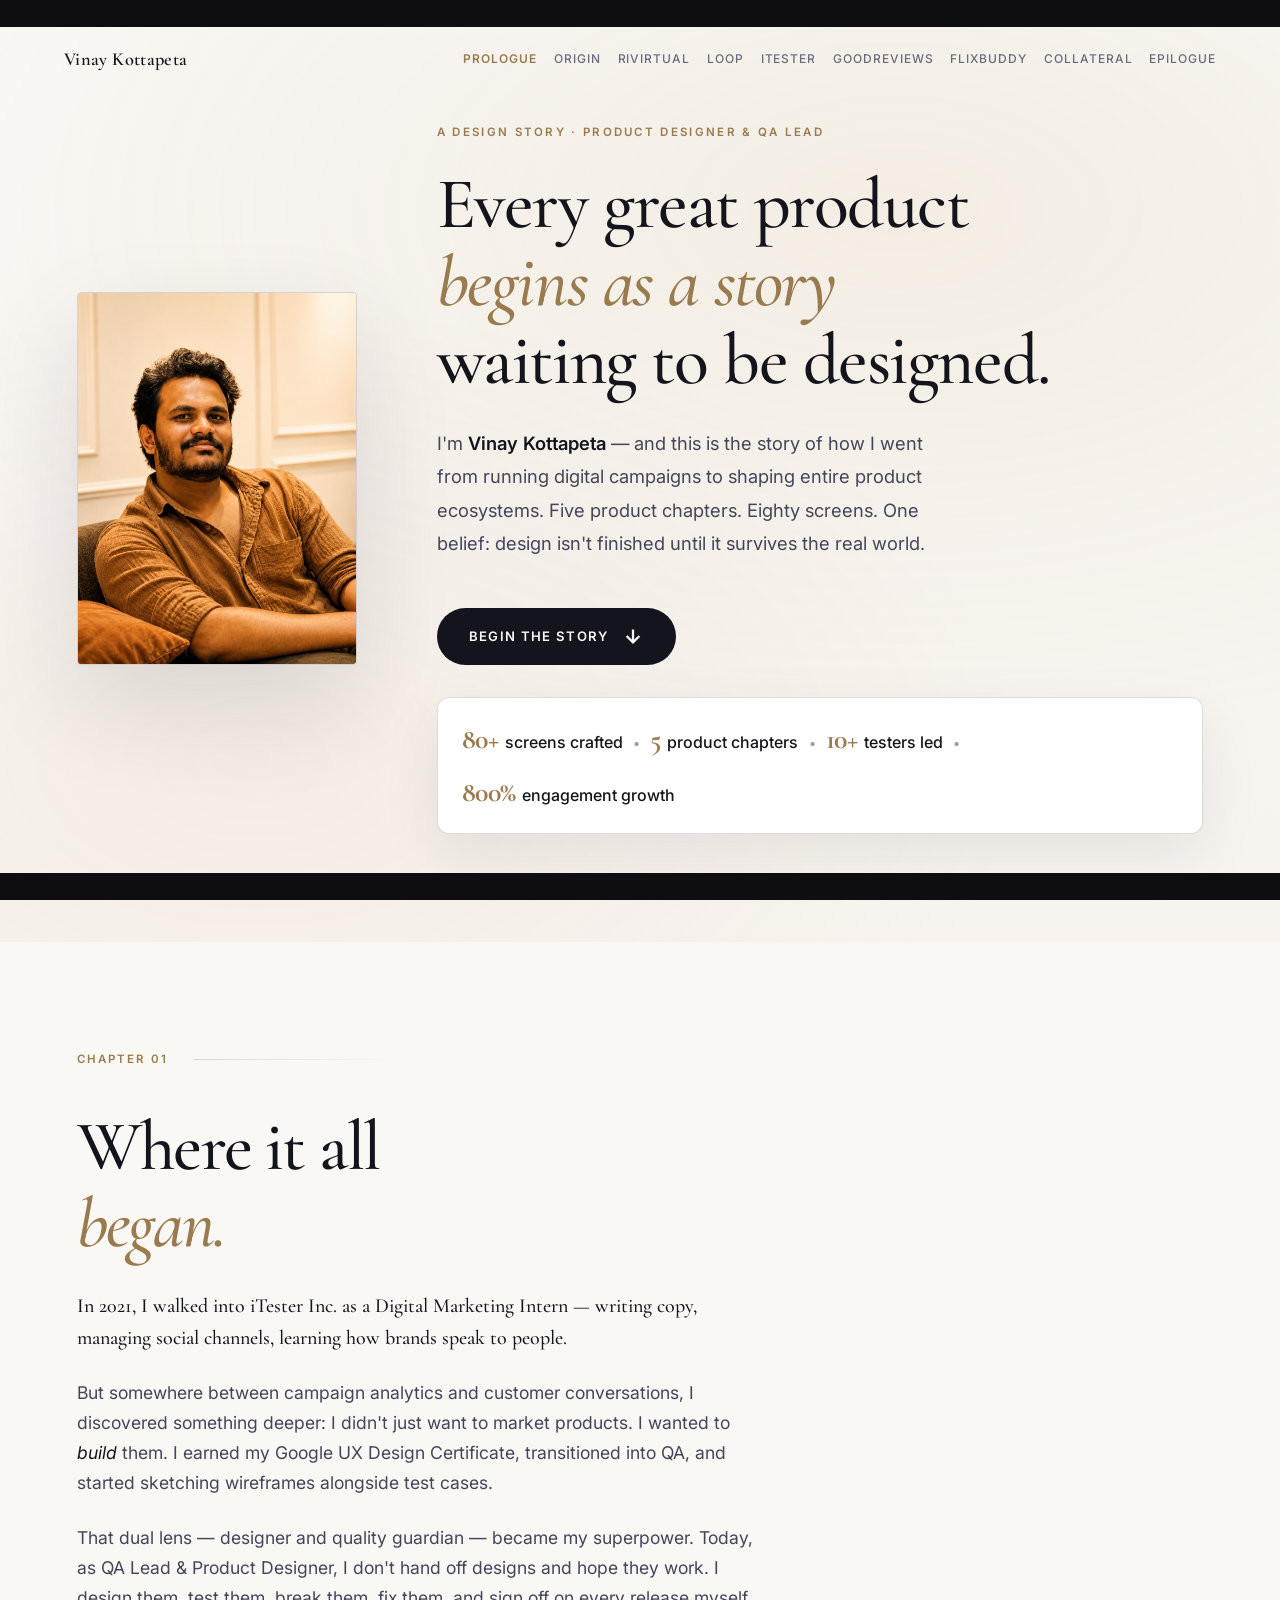
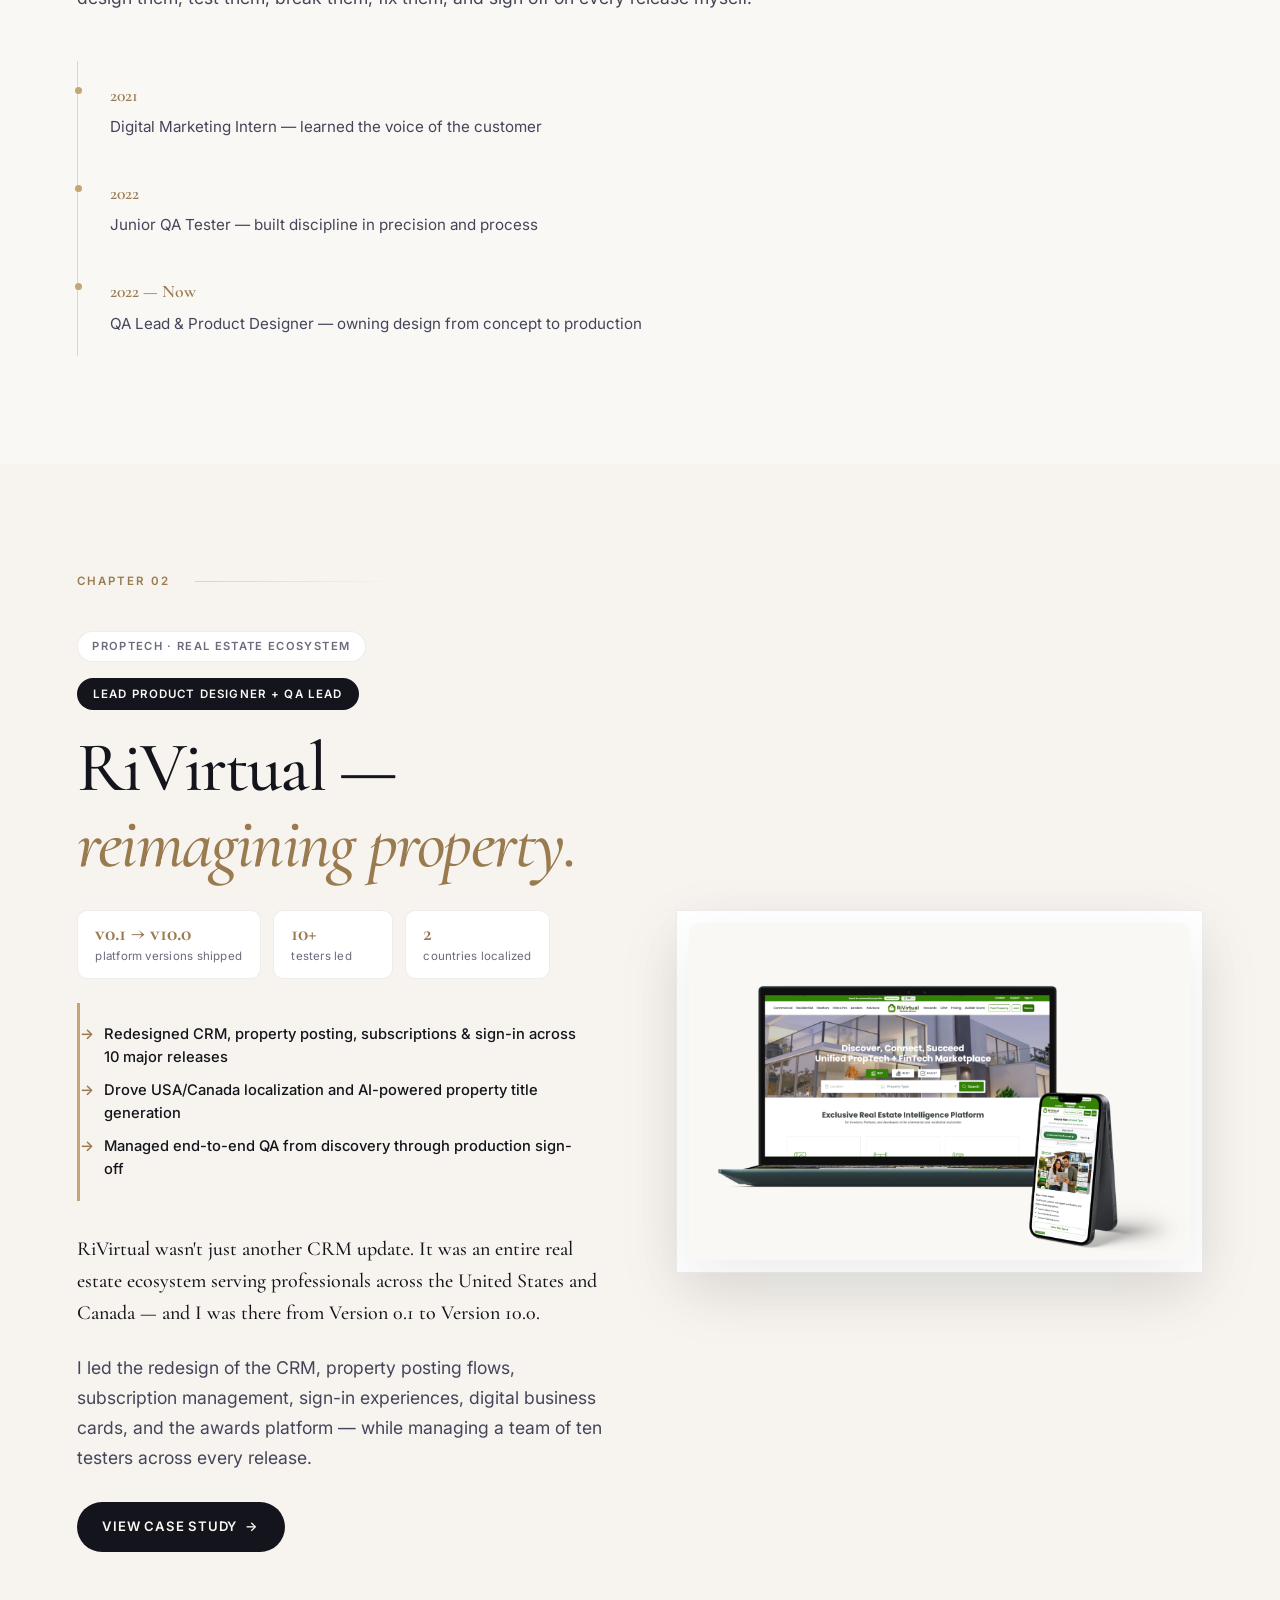
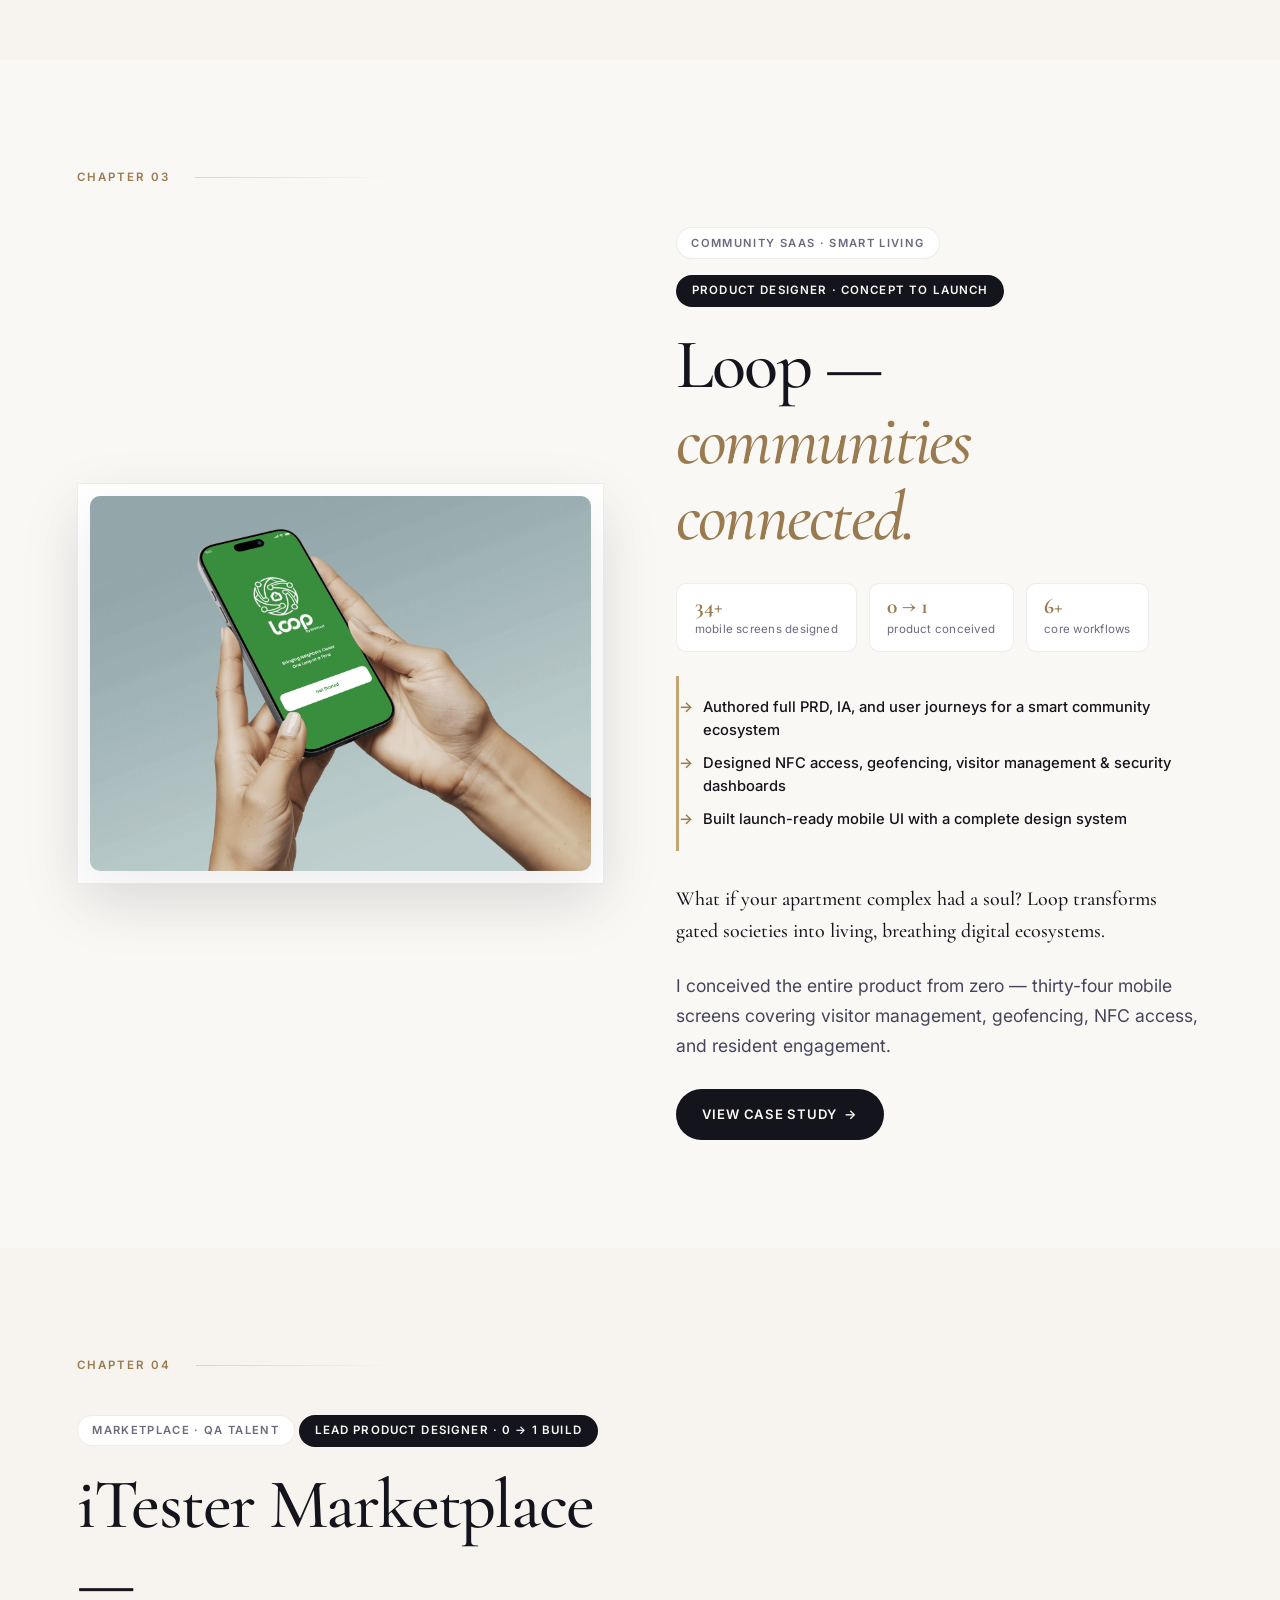
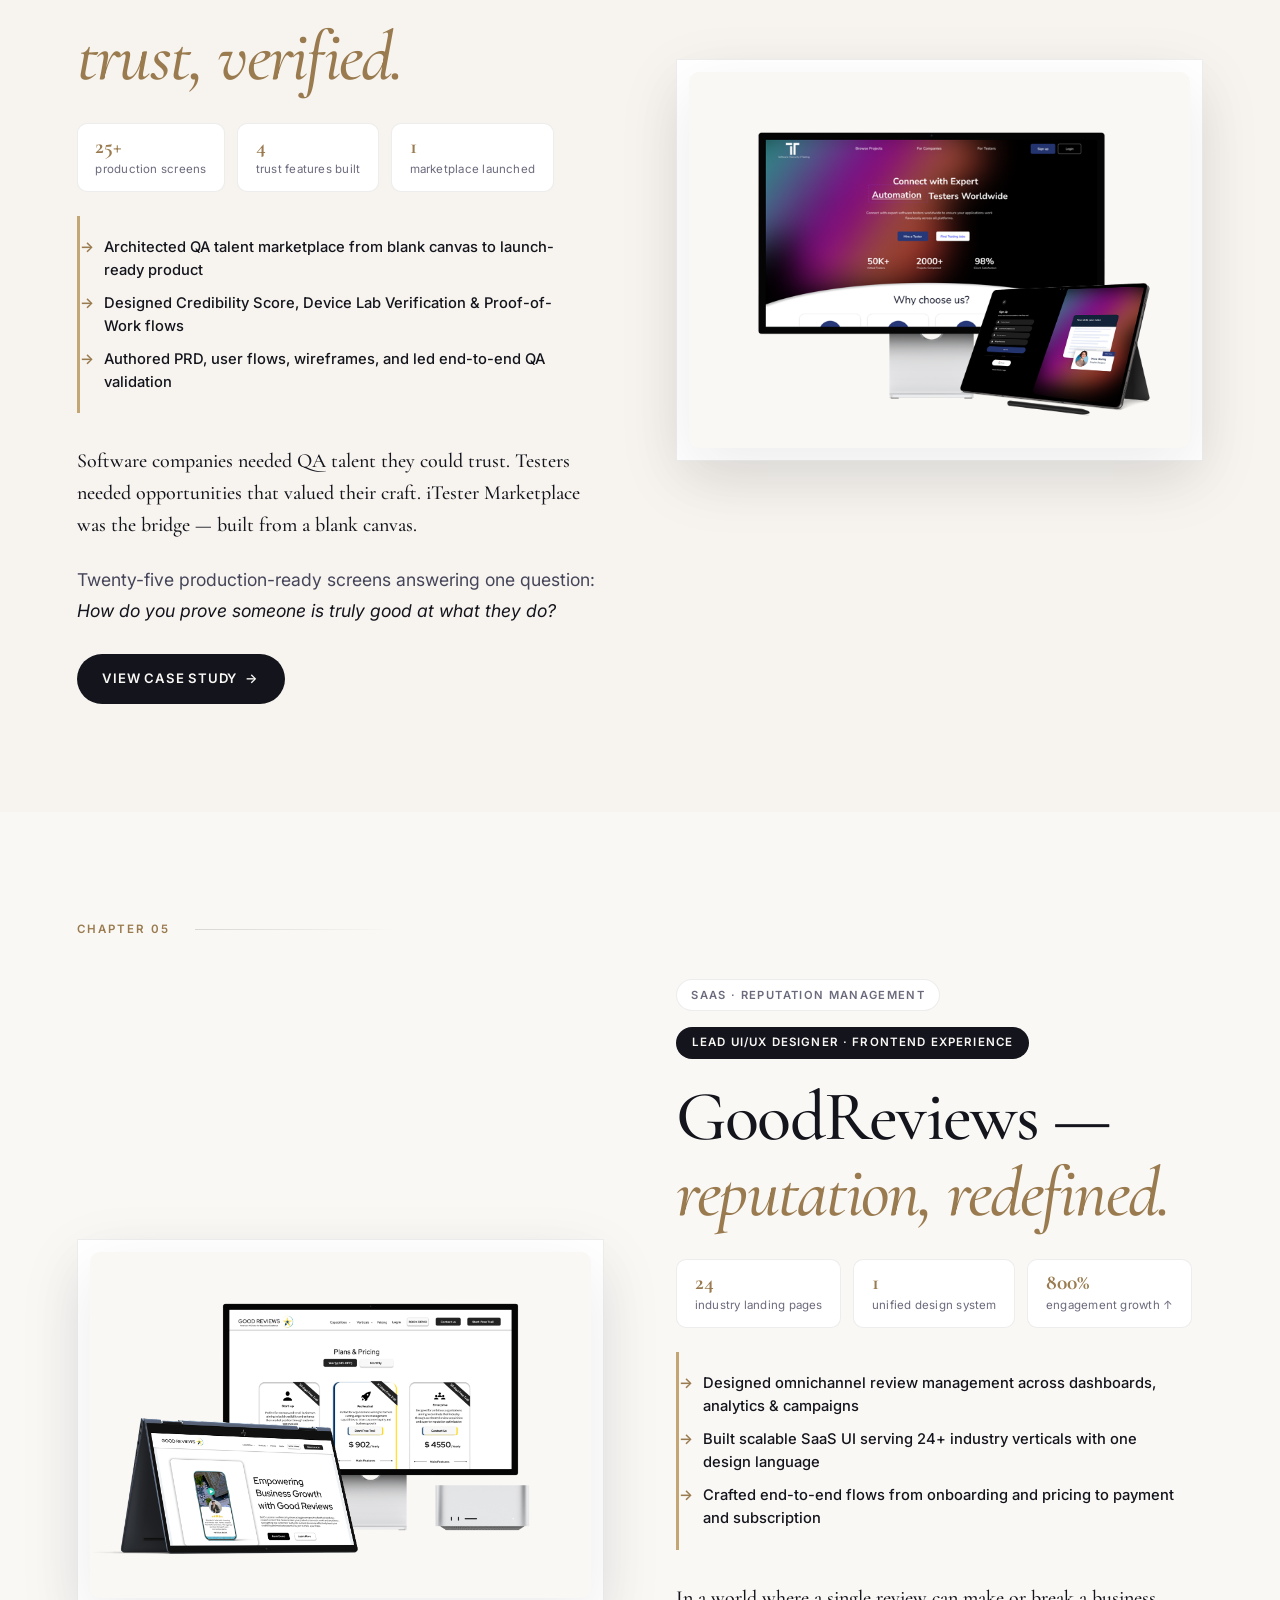
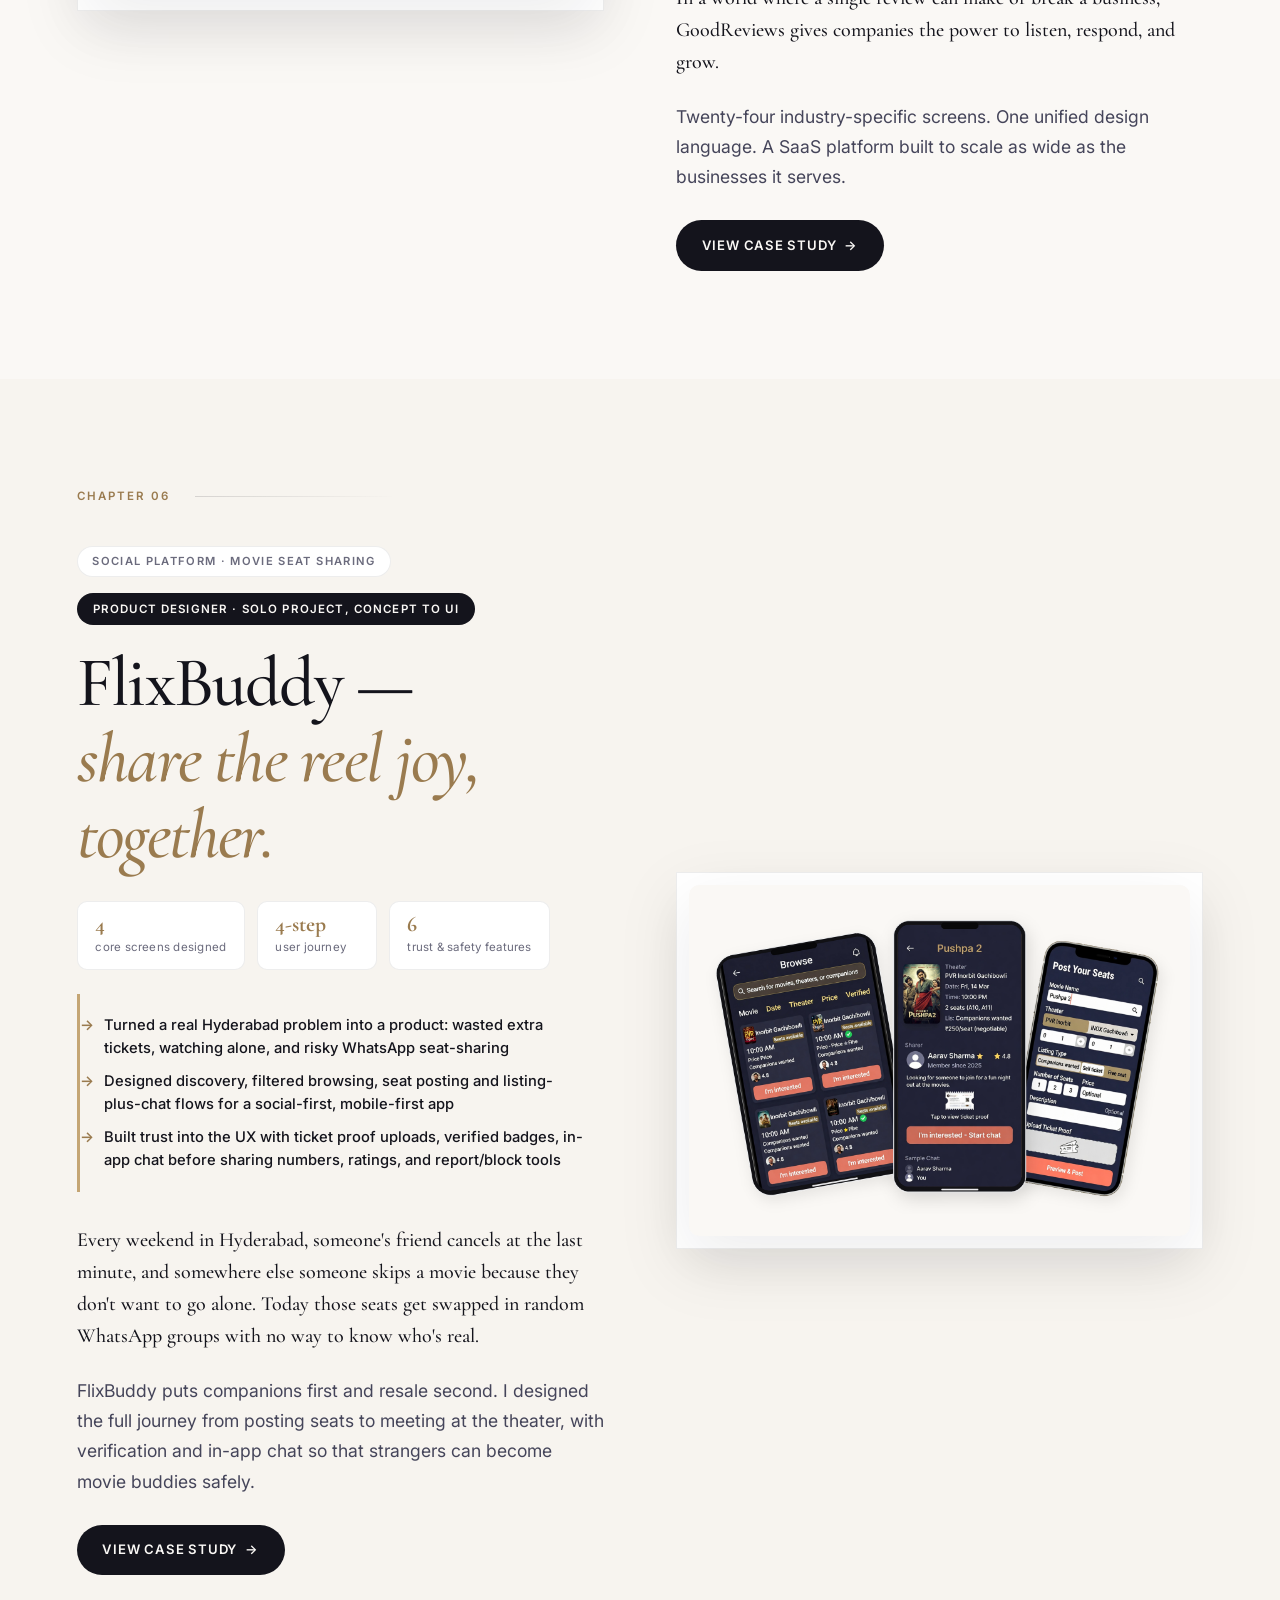
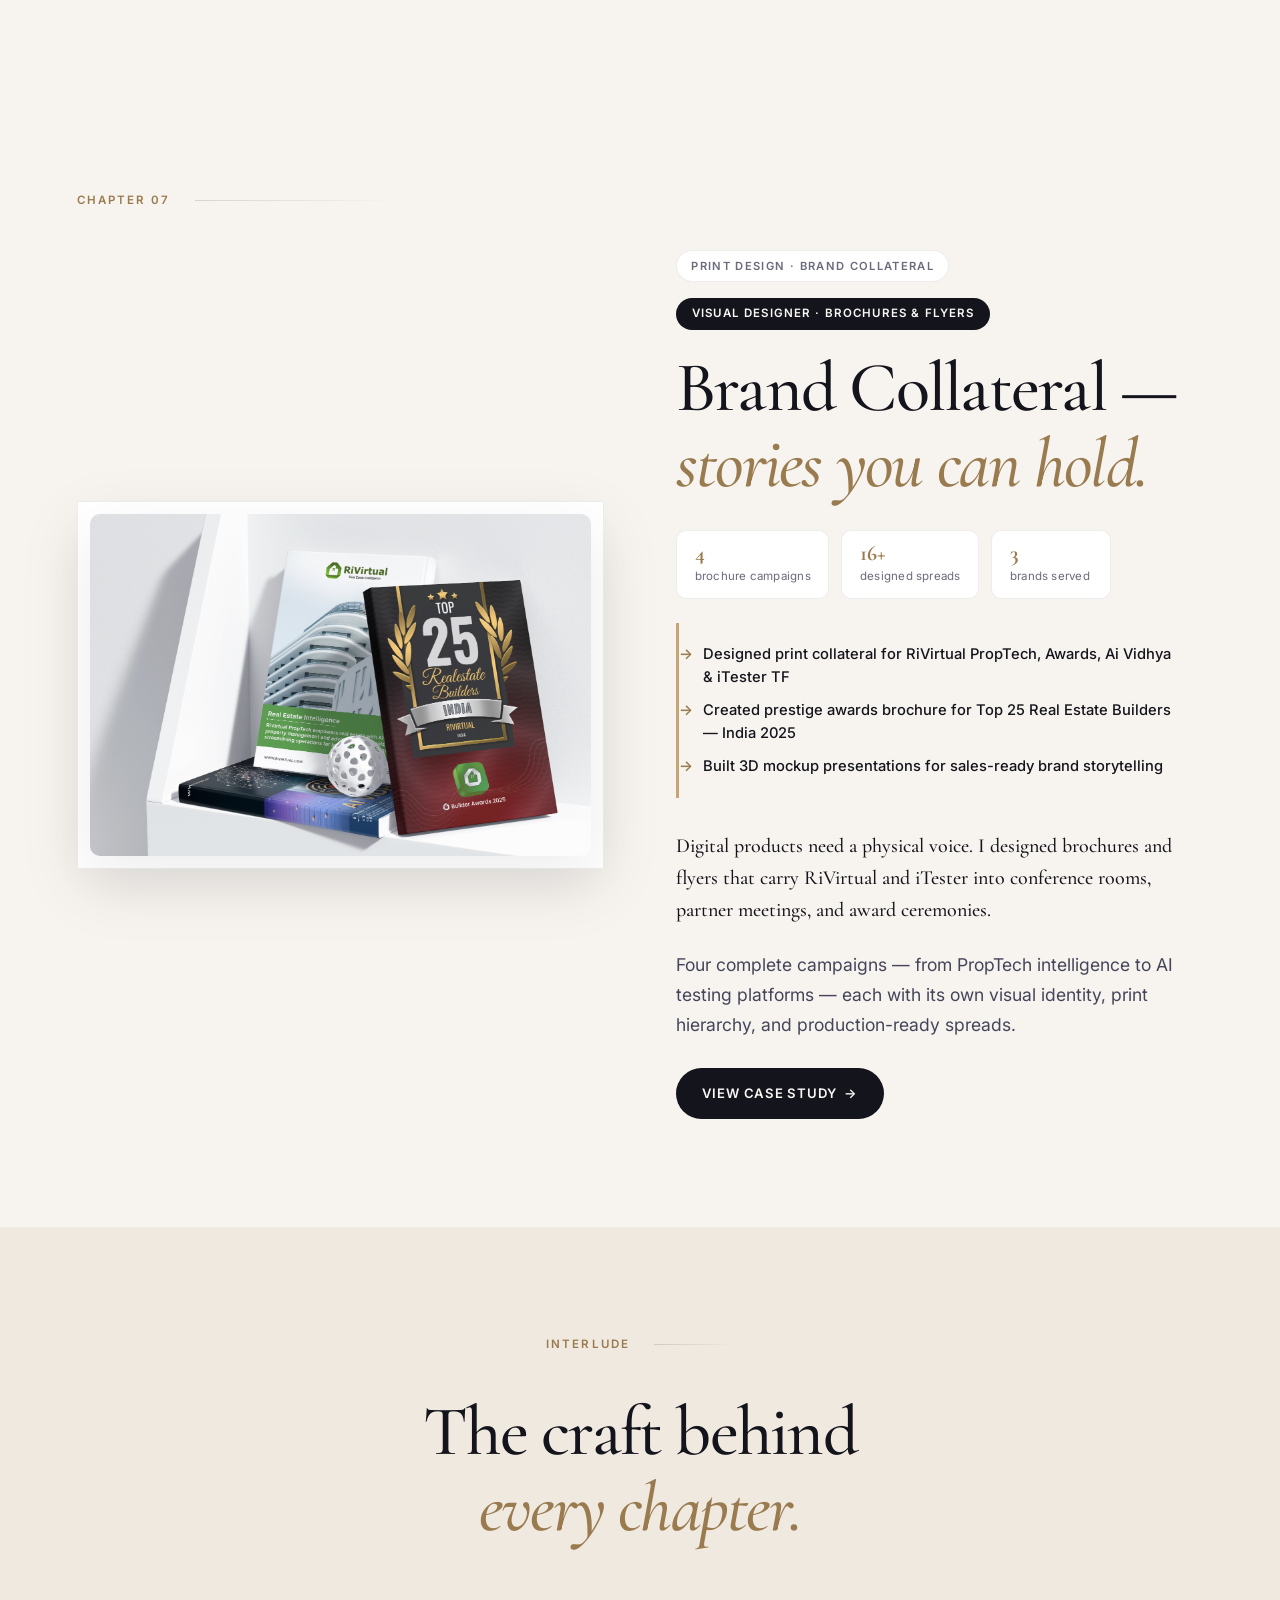
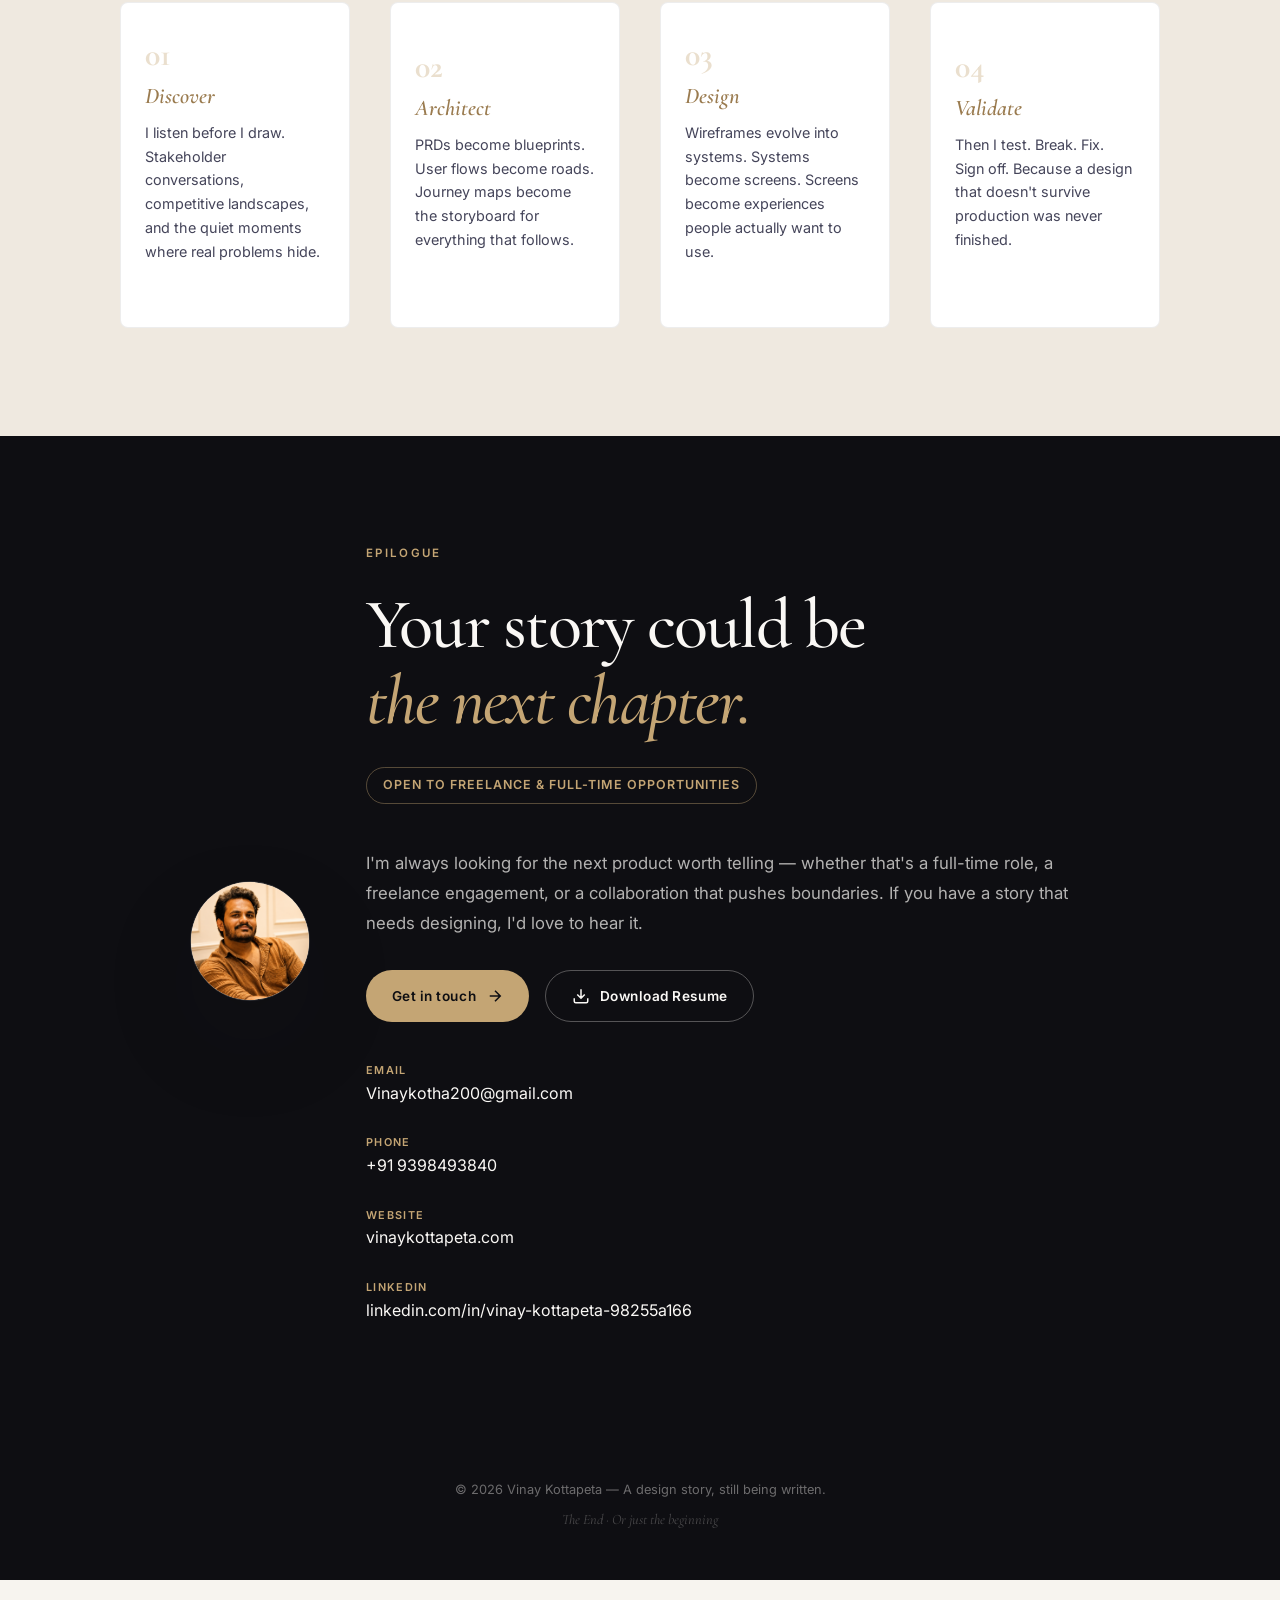
<file: index.html>
<!DOCTYPE html>
<html lang="en">
<head>
  <meta charset="UTF-8">
  <meta name="viewport" content="width=device-width, initial-scale=1.0">
  <meta name="description" content="Vinay Kottapeta — A product design story across PropTech, SaaS, and marketplace platforms.">
  <meta property="og:type" content="website">
  <meta property="og:title" content="Vinay Kottapeta — Design Story">
  <meta property="og:description" content="A cinematic portfolio — RiVirtual, Loop, iTester, GoodReviews, FlixBuddy, and brand collateral. Product Designer &amp; QA Lead.">
  <meta property="og:image" content="https://vinzz007raw.github.io/VinayKottapeta-Portfolio/assets/images/covers/rivirtual-cover.png">
  <meta property="og:url" content="https://vinzz007raw.github.io/VinayKottapeta-Portfolio/">
  <meta name="twitter:card" content="summary_large_image">
  <meta name="twitter:title" content="Vinay Kottapeta — Design Story">
  <meta name="twitter:description" content="A cinematic portfolio — RiVirtual, Loop, iTester, GoodReviews, FlixBuddy, and brand collateral. Product Designer &amp; QA Lead.">
  <meta name="twitter:image" content="https://vinzz007raw.github.io/VinayKottapeta-Portfolio/assets/images/covers/rivirtual-cover.png">
  <title>Vinay Kottapeta — Design Story</title>
  <link rel="preconnect" href="https://fonts.googleapis.com">
  <link rel="preconnect" href="https://fonts.gstatic.com" crossorigin>
  <link href="https://fonts.googleapis.com/css2?family=Cormorant+Garamond:ital,wght@0,400;0,500;0,600;0,700;1,400;1,500&family=Inter:wght@300;400;500;600&display=swap" rel="stylesheet">
  <link rel="stylesheet" href="css/styles.css">
  <link rel="preload" href="assets/images/profile/photo.png" as="image" fetchpriority="high">
</head>
<body>
  <div class="letterbox letterbox--top" aria-hidden="true"></div>
  <div class="letterbox letterbox--bottom" aria-hidden="true"></div>
  <div class="progress-bar" id="progress-bar" aria-hidden="true"></div>

  <header class="nav" id="nav">
    <a href="#opening" class="nav-brand">Vinay Kottapeta</a>
    <nav class="nav-chapters" aria-label="Story chapters">
      <a href="#opening">Prologue</a>
      <a href="#chapter-origin">Origin</a>
      <a href="#chapter-rivirtual">RiVirtual</a>
      <a href="#chapter-loop">Loop</a>
      <a href="#chapter-itester">iTester</a>
      <a href="#chapter-goodreviews">GoodReviews</a>
      <a href="#chapter-flixbuddy">FlixBuddy</a>
      <a href="#chapter-brochures">Collateral</a>
      <a href="#epilogue">Epilogue</a>
    </nav>
    <button class="nav-toggle" aria-label="Toggle menu" aria-expanded="false">
      <span></span><span></span>
    </button>
  </header>

  <div class="mobile-menu" id="mobile-menu" aria-hidden="true">
    <nav aria-label="Mobile navigation">
      <a href="#opening">Prologue</a>
      <a href="#chapter-origin">Origin</a>
      <a href="#chapter-rivirtual">RiVirtual</a>
      <a href="#chapter-loop">Loop</a>
      <a href="#chapter-itester">iTester</a>
      <a href="#chapter-goodreviews">GoodReviews</a>
      <a href="#chapter-flixbuddy">FlixBuddy</a>
      <a href="#chapter-brochures">Collateral</a>
      <a href="#epilogue">Epilogue</a>
    </nav>
  </div>

  <main class="story">

    <!-- PROLOGUE -->
    <section class="cine-section opening" id="opening">
      <div class="opening-backdrop"></div>
      <div class="opening-inner">
        <div class="opening-profile reveal">
          <div class="profile-frame">
            <div class="profile-placeholder" id="profile-placeholder">
              <img
                src="assets/images/profile/photo.png"
                alt="Vinay Kottapeta"
                class="profile-photo"
                id="profile-photo"
                width="280"
                height="373"
                loading="eager"
                fetchpriority="high"
                decoding="async"
              >
            </div>
          </div>
        </div>
        <div class="opening-text">
          <p class="cine-label reveal">A Design Story · Product Designer & QA Lead</p>
          <h1 class="cine-title reveal">
            <span class="title-line">Every great product</span>
            <span class="title-line title-line--italic">begins as a story</span>
            <span class="title-line">waiting to be designed.</span>
          </h1>
          <p class="cine-narration reveal">
            I'm <strong>Vinay Kottapeta</strong> — and this is the story of how I went from running digital campaigns to shaping entire product ecosystems. Five product chapters. Eighty screens. One belief: design isn't finished until it survives the real world.
          </p>
          <a href="#chapter-origin" class="cine-cta cine-cta--hero reveal">
            <span>Begin the story</span>
            <svg class="cta-arrow" width="22" height="22" viewBox="0 0 24 24" fill="none" stroke="currentColor" stroke-width="2.5"><path d="M12 5v14M5 12l7 7 7-7"/></svg>
          </a>
          <div class="hero-stats-bar reveal" aria-label="Career highlights">
            <span class="stat-item"><span class="stat-num">80+</span> screens crafted</span>
            <span class="stat-sep" aria-hidden="true">•</span>
            <span class="stat-item"><span class="stat-num">5</span> product chapters</span>
            <span class="stat-sep" aria-hidden="true">•</span>
            <span class="stat-item"><span class="stat-num">10+</span> testers led</span>
            <span class="stat-sep" aria-hidden="true">•</span>
            <span class="stat-item"><span class="stat-num">800%</span> engagement growth</span>
          </div>
        </div>
      </div>
    </section>

    <!-- CHAPTER: ORIGIN -->
    <section class="cine-section story-chapter" id="chapter-origin">
      <div class="chapter-marker reveal">
        <span class="chapter-num">Chapter 01</span>
        <span class="chapter-line"></span>
      </div>
      <div class="chapter-content">
        <h2 class="chapter-title reveal">Where it all<br><em>began.</em></h2>
        <div class="narrative reveal">
          <p class="narrative-lead">
            In 2021, I walked into iTester Inc. as a Digital Marketing Intern — writing copy, managing social channels, learning how brands speak to people.
          </p>
          <p>
            But somewhere between campaign analytics and customer conversations, I discovered something deeper: I didn't just want to market products. I wanted to <em>build</em> them. I earned my Google UX Design Certificate, transitioned into QA, and started sketching wireframes alongside test cases.
          </p>
          <p>
            That dual lens — designer and quality guardian — became my superpower. Today, as QA Lead & Product Designer, I don't hand off designs and hope they work. I design them, test them, break them, fix them, and sign off on every release myself.
          </p>
        </div>
        <div class="origin-timeline reveal">
          <div class="origin-beat">
            <span class="beat-year">2021</span>
            <p>Digital Marketing Intern — learned the voice of the customer</p>
          </div>
          <div class="origin-beat">
            <span class="beat-year">2022</span>
            <p>Junior QA Tester — built discipline in precision and process</p>
          </div>
          <div class="origin-beat">
            <span class="beat-year">2022 — Now</span>
            <p>QA Lead & Product Designer — owning design from concept to production</p>
          </div>
        </div>
      </div>
    </section>

    <!-- CHAPTER: RIVIRTUAL -->
    <section class="cine-section story-chapter" id="chapter-rivirtual">
      <div class="chapter-marker reveal">
        <span class="chapter-num">Chapter 02</span>
        <span class="chapter-line"></span>
      </div>
      <div class="project-split project-split--reverse">
        <div class="project-mockups reveal">
          <div class="mockup-showcase mockup-showcase--cover">
            <img src="assets/images/covers/rivirtual-cover.png" alt="RiVirtual platform chapter cover mockup" class="chapter-cover" loading="lazy">
          </div>
        </div>
        <div class="project-content">
          <span class="project-badge reveal">PropTech · Real Estate Ecosystem</span>
          <span class="role-badge reveal">Lead Product Designer + QA Lead</span>
          <h2 class="chapter-title reveal">RiVirtual —<br><em>reimagining property.</em></h2>
          <div class="metrics-row reveal">
            <div class="metric-chip"><strong>v0.1 → v10.0</strong><span>platform versions shipped</span></div>
            <div class="metric-chip"><strong>10+</strong><span>testers led</span></div>
            <div class="metric-chip"><strong>2</strong><span>countries localized</span></div>
          </div>
          <ul class="impact-highlights reveal">
            <li>Redesigned CRM, property posting, subscriptions & sign-in across 10 major releases</li>
            <li>Drove USA/Canada localization and AI-powered property title generation</li>
            <li>Managed end-to-end QA from discovery through production sign-off</li>
          </ul>
          <div class="narrative reveal">
            <p class="narrative-lead">RiVirtual wasn't just another CRM update. It was an entire real estate ecosystem serving professionals across the United States and Canada — and I was there from Version 0.1 to Version 10.0.</p>
            <p>I led the redesign of the CRM, property posting flows, subscription management, sign-in experiences, digital business cards, and the awards platform — while managing a team of ten testers across every release.</p>
          </div>
          <a href="case-studies/rivirtual.html" class="case-study-link reveal">View Case Study <span aria-hidden="true">→</span></a>
        </div>
      </div>
    </section>

    <!-- CHAPTER: LOOP -->
    <section class="cine-section story-chapter" id="chapter-loop">
      <div class="chapter-marker reveal">
        <span class="chapter-num">Chapter 03</span>
        <span class="chapter-line"></span>
      </div>
      <div class="project-split">
        <div class="project-mockups reveal">
          <div class="mockup-showcase mockup-showcase--cover">
            <img src="assets/images/covers/loop-cover.png" alt="Loop Community chapter cover mockup" class="chapter-cover" loading="lazy">
          </div>
        </div>
        <div class="project-content">
          <span class="project-badge reveal">Community SaaS · Smart Living</span>
          <span class="role-badge reveal">Product Designer · Concept to Launch</span>
          <h2 class="chapter-title reveal">Loop —<br><em>communities connected.</em></h2>
          <div class="metrics-row reveal">
            <div class="metric-chip"><strong>34+</strong><span>mobile screens designed</span></div>
            <div class="metric-chip"><strong>0 → 1</strong><span>product conceived</span></div>
            <div class="metric-chip"><strong>6+</strong><span>core workflows</span></div>
          </div>
          <ul class="impact-highlights reveal">
            <li>Authored full PRD, IA, and user journeys for a smart community ecosystem</li>
            <li>Designed NFC access, geofencing, visitor management & security dashboards</li>
            <li>Built launch-ready mobile UI with a complete design system</li>
          </ul>
          <div class="narrative reveal">
            <p class="narrative-lead">What if your apartment complex had a soul? Loop transforms gated societies into living, breathing digital ecosystems.</p>
            <p>I conceived the entire product from zero — thirty-four mobile screens covering visitor management, geofencing, NFC access, and resident engagement.</p>
          </div>
          <a href="case-studies/loop.html" class="case-study-link reveal">View Case Study <span aria-hidden="true">→</span></a>
        </div>
      </div>
    </section>

    <!-- CHAPTER: ITESTER -->
    <section class="cine-section story-chapter" id="chapter-itester">
      <div class="chapter-marker reveal">
        <span class="chapter-num">Chapter 04</span>
        <span class="chapter-line"></span>
      </div>
      <div class="project-split project-split--reverse">
        <div class="project-mockups reveal">
          <div class="mockup-showcase mockup-showcase--cover">
            <img src="assets/images/covers/itester-cover.png" alt="iTester Marketplace chapter cover mockup" class="chapter-cover" loading="lazy">
          </div>
        </div>
        <div class="project-content">
          <span class="project-badge reveal">Marketplace · QA Talent</span>
          <span class="role-badge reveal">Lead Product Designer · 0 → 1 Build</span>
          <h2 class="chapter-title reveal">iTester Marketplace —<br><em>trust, verified.</em></h2>
          <div class="metrics-row reveal">
            <div class="metric-chip"><strong>25+</strong><span>production screens</span></div>
            <div class="metric-chip"><strong>4</strong><span>trust features built</span></div>
            <div class="metric-chip"><strong>1</strong><span>marketplace launched</span></div>
          </div>
          <ul class="impact-highlights reveal">
            <li>Architected QA talent marketplace from blank canvas to launch-ready product</li>
            <li>Designed Credibility Score, Device Lab Verification & Proof-of-Work flows</li>
            <li>Authored PRD, user flows, wireframes, and led end-to-end QA validation</li>
          </ul>
          <div class="narrative reveal">
            <p class="narrative-lead">Software companies needed QA talent they could trust. Testers needed opportunities that valued their craft. iTester Marketplace was the bridge — built from a blank canvas.</p>
            <p>Twenty-five production-ready screens answering one question: <em>How do you prove someone is truly good at what they do?</em></p>
          </div>
          <a href="case-studies/itester.html" class="case-study-link reveal">View Case Study <span aria-hidden="true">→</span></a>
        </div>
      </div>
    </section>

    <!-- CHAPTER: GOODREVIEWS -->
    <section class="cine-section story-chapter" id="chapter-goodreviews">
      <div class="chapter-marker reveal">
        <span class="chapter-num">Chapter 05</span>
        <span class="chapter-line"></span>
      </div>
      <div class="project-split">
        <div class="project-mockups reveal">
          <div class="mockup-showcase mockup-showcase--cover">
            <img src="assets/images/covers/goodreviews-cover.png" alt="GoodReviews chapter cover mockup" class="chapter-cover" loading="lazy">
          </div>
        </div>
        <div class="project-content">
          <span class="project-badge reveal">SaaS · Reputation Management</span>
          <span class="role-badge reveal">Lead UI/UX Designer · Frontend Experience</span>
          <h2 class="chapter-title reveal">GoodReviews —<br><em>reputation, redefined.</em></h2>
          <div class="metrics-row reveal">
            <div class="metric-chip"><strong>24</strong><span>industry landing pages</span></div>
            <div class="metric-chip"><strong>1</strong><span>unified design system</span></div>
            <div class="metric-chip"><strong>800%</strong><span>engagement growth ↑</span></div>
          </div>
          <ul class="impact-highlights reveal">
            <li>Designed omnichannel review management across dashboards, analytics & campaigns</li>
            <li>Built scalable SaaS UI serving 24+ industry verticals with one design language</li>
            <li>Crafted end-to-end flows from onboarding and pricing to payment and subscription</li>
          </ul>
          <div class="narrative reveal">
            <p class="narrative-lead">In a world where a single review can make or break a business, GoodReviews gives companies the power to listen, respond, and grow.</p>
            <p>Twenty-four industry-specific screens. One unified design language. A SaaS platform built to scale as wide as the businesses it serves.</p>
          </div>
          <a href="case-studies/goodreviews.html" class="case-study-link reveal">View Case Study <span aria-hidden="true">→</span></a>
        </div>
      </div>
    </section>


    <!-- CHAPTER: FLIXBUDDY -->
    <section class="cine-section story-chapter" id="chapter-flixbuddy">
      <div class="chapter-marker reveal">
        <span class="chapter-num">Chapter 06</span>
        <span class="chapter-line"></span>
      </div>
      <div class="project-split project-split--reverse">
        <div class="project-mockups reveal">
          <div class="mockup-showcase mockup-showcase--cover">
            <img src="assets/images/covers/flixbuddy-cover.png" alt="FlixBuddy chapter cover mockup" class="chapter-cover" loading="lazy">
          </div>
        </div>
        <div class="project-content">
          <span class="project-badge reveal">Social Platform · Movie Seat Sharing</span>
          <span class="role-badge reveal">Product Designer · Solo Project, Concept to UI</span>
          <h2 class="chapter-title reveal">FlixBuddy —<br><em>share the reel joy, together.</em></h2>
          <div class="metrics-row reveal">
            <div class="metric-chip"><strong>4</strong><span>core screens designed</span></div>
            <div class="metric-chip"><strong>4-step</strong><span>user journey</span></div>
            <div class="metric-chip"><strong>6</strong><span>trust &amp; safety features</span></div>
          </div>
          <ul class="impact-highlights reveal">
            <li>Turned a real Hyderabad problem into a product: wasted extra tickets, watching alone, and risky WhatsApp seat-sharing</li>
            <li>Designed discovery, filtered browsing, seat posting and listing-plus-chat flows for a social-first, mobile-first app</li>
            <li>Built trust into the UX with ticket proof uploads, verified badges, in-app chat before sharing numbers, ratings, and report/block tools</li>
          </ul>
          <div class="narrative reveal">
            <p class="narrative-lead">Every weekend in Hyderabad, someone's friend cancels at the last minute, and somewhere else someone skips a movie because they don't want to go alone. Today those seats get swapped in random WhatsApp groups with no way to know who's real.</p>
            <p>FlixBuddy puts companions first and resale second. I designed the full journey from posting seats to meeting at the theater, with verification and in-app chat so that strangers can become movie buddies safely.</p>
          </div>
          <a href="case-studies/flixbuddy.html" class="case-study-link reveal">View Case Study <span aria-hidden="true">→</span></a>
        </div>
      </div>
    </section>

    <!-- CHAPTER: BROCHURES & COLLATERAL -->
    <section class="cine-section story-chapter" id="chapter-brochures">
      <div class="chapter-marker reveal">
        <span class="chapter-num">Chapter 07</span>
        <span class="chapter-line"></span>
      </div>
      <div class="project-split">
        <div class="project-mockups reveal">
          <div class="mockup-showcase mockup-showcase--cover">
            <img src="assets/images/covers/brochures-cover.png" alt="Brochures and brand collateral chapter cover mockup" class="chapter-cover" loading="lazy">
          </div>
        </div>
        <div class="project-content">
          <span class="project-badge reveal">Print Design · Brand Collateral</span>
          <span class="role-badge reveal">Visual Designer · Brochures & Flyers</span>
          <h2 class="chapter-title reveal">Brand Collateral —<br><em>stories you can hold.</em></h2>
          <div class="metrics-row reveal">
            <div class="metric-chip"><strong>4</strong><span>brochure campaigns</span></div>
            <div class="metric-chip"><strong>16+</strong><span>designed spreads</span></div>
            <div class="metric-chip"><strong>3</strong><span>brands served</span></div>
          </div>
          <ul class="impact-highlights reveal">
            <li>Designed print collateral for RiVirtual PropTech, Awards, Ai Vidhya & iTester TF</li>
            <li>Created prestige awards brochure for Top 25 Real Estate Builders — India 2025</li>
            <li>Built 3D mockup presentations for sales-ready brand storytelling</li>
          </ul>
          <div class="narrative reveal">
            <p class="narrative-lead">Digital products need a physical voice. I designed brochures and flyers that carry RiVirtual and iTester into conference rooms, partner meetings, and award ceremonies.</p>
            <p>Four complete campaigns — from PropTech intelligence to AI testing platforms — each with its own visual identity, print hierarchy, and production-ready spreads.</p>
          </div>
          <a href="case-studies/brochures.html" class="case-study-link reveal">View Case Study <span aria-hidden="true">→</span></a>
        </div>
      </div>
    </section>

    <!-- CRAFT -->
    <section class="cine-section craft" id="craft">
      <div class="chapter-marker reveal">
        <span class="chapter-num">Interlude</span>
        <span class="chapter-line"></span>
      </div>
      <h2 class="chapter-title reveal">The craft behind<br><em>every chapter.</em></h2>
      <div class="craft-grid reveal">
        <button class="craft-item" data-craft="discover" aria-label="Learn about Discover process">
          <span class="craft-step">01</span>
          <h3>Discover</h3>
          <p>I listen before I draw. Stakeholder conversations, competitive landscapes, and the quiet moments where real problems hide.</p>
          <span class="craft-link">Explore process →</span>
        </button>
        <button class="craft-item" data-craft="architect" aria-label="Learn about Architect process">
          <span class="craft-step">02</span>
          <h3>Architect</h3>
          <p>PRDs become blueprints. User flows become roads. Journey maps become the storyboard for everything that follows.</p>
          <span class="craft-link">Explore process →</span>
        </button>
        <button class="craft-item" data-craft="design" aria-label="Learn about Design process">
          <span class="craft-step">03</span>
          <h3>Design</h3>
          <p>Wireframes evolve into systems. Systems become screens. Screens become experiences people actually want to use.</p>
          <span class="craft-link">Explore process →</span>
        </button>
        <button class="craft-item" data-craft="validate" aria-label="Learn about Validate process">
          <span class="craft-step">04</span>
          <h3>Validate</h3>
          <p>Then I test. Break. Fix. Sign off. Because a design that doesn't survive production was never finished.</p>
          <span class="craft-link">Explore process →</span>
        </button>
      </div>
    </section>

    <!-- EPILOGUE -->
    <section class="cine-section epilogue" id="epilogue">
      <div class="epilogue-inner">
        <div class="epilogue-profile reveal">
          <div class="profile-frame profile-frame--small">
            <div class="profile-placeholder">
              <img
                src="assets/images/profile/photo.png"
                alt="Vinay Kottapeta"
                class="profile-photo"
                width="120"
                height="120"
                loading="lazy"
                decoding="async"
              >
            </div>
          </div>
        </div>
        <div class="epilogue-text reveal">
          <p class="cine-label">Epilogue</p>
          <h2 class="chapter-title">Your story could be<br><em>the next chapter.</em></h2>
          <p class="availability-badge">Open to freelance & full-time opportunities</p>
          <p class="narration">
            I'm always looking for the next product worth telling — whether that's a full-time role, a freelance engagement, or a collaboration that pushes boundaries. If you have a story that needs designing, I'd love to hear it.
          </p>
          <div class="epilogue-actions">
            <a href="mailto:Vinaykotha200@gmail.com" class="btn-primary btn-primary--epilogue">
              <span>Get in touch</span>
              <svg width="18" height="18" viewBox="0 0 24 24" fill="none" stroke="currentColor" stroke-width="2"><path d="M5 12h14M12 5l7 7-7 7"/></svg>
            </a>
            <a href="assets/Vinay-Kottapeta-Resume-2026.pdf" class="btn-secondary btn-secondary--epilogue" download>
              <svg width="18" height="18" viewBox="0 0 24 24" fill="none" stroke="currentColor" stroke-width="2"><path d="M21 15v4a2 2 0 01-2 2H5a2 2 0 01-2-2v-4M7 10l5 5 5-5M12 15V3"/></svg>
              <span>Download Resume</span>
            </a>
          </div>
          <div class="epilogue-links">
            <a href="mailto:Vinaykotha200@gmail.com" class="epilogue-link">
              <span class="link-tag">Email</span>
              Vinaykotha200@gmail.com
            </a>
            <a href="tel:+919398493840" class="epilogue-link">
              <span class="link-tag">Phone</span>
              +91 9398493840
            </a>
            <a href="https://vinaykottapeta.com/" target="_blank" rel="noopener" class="epilogue-link">
              <span class="link-tag">Website</span>
              vinaykottapeta.com
            </a>
            <a href="https://www.linkedin.com/in/vinay-kottapeta-98255a166" target="_blank" rel="noopener" class="epilogue-link">
              <span class="link-tag">LinkedIn</span>
              linkedin.com/in/vinay-kottapeta-98255a166
            </a>
          </div>
        </div>
      </div>
    </section>

  </main>

  <footer class="footer">
    <p>© 2026 Vinay Kottapeta — A design story, still being written.</p>
    <p class="footer-fade">The End · Or just the beginning</p>
  </footer>

  <div class="process-modal" id="process-modal" aria-hidden="true" role="dialog" aria-labelledby="process-modal-title">
    <div class="process-modal-backdrop"></div>
    <div class="process-modal-panel">
      <button class="process-modal-close" aria-label="Close">&times;</button>
      <div class="process-modal-content" id="process-modal-content"></div>
    </div>
  </div>

  <script src="js/main.js"></script>
</body>
</html>
</file>
<file: css/styles.css>
/* ============================================
   Vinay Kottapeta — Cinematic Light Portfolio
   IMAX-inspired storytelling experience
   ============================================ */

:root {
  --bg: #f7f4ef;
  --bg-warm: #efe9e0;
  --bg-cream: #faf8f5;
  --bg-white: #ffffff;
  --text: #14141c;
  --text-soft: #45455a;
  --text-muted: #6b6b7d;
  --accent: #c4a574;
  --accent-deep: #9a7b4f;
  --accent-warm: #d4a88c;
  --border: rgba(26, 26, 34, 0.08);
  --border-strong: rgba(26, 26, 34, 0.15);
  --shadow: 0 20px 60px rgba(26, 26, 34, 0.08);
  --shadow-lg: 0 40px 100px rgba(26, 26, 34, 0.12);
  --letterbox: #0e0e12;
  --font-display: 'Cormorant Garamond', Georgia, serif;
  --font-body: 'Inter', system-ui, sans-serif;
  --nav-height: 64px;
  --letterbox-h: clamp(18px, 3vh, 36px);
  --transition: 0.6s cubic-bezier(0.16, 1, 0.3, 1);
  --max-narrative: 680px;
  --cs-sticky-nav-height: 46px;
  --cs-rail-width: 10.75rem;
  --cs-rail-gap: 1.5rem;
  --cs-rail-edge: clamp(0.75rem, 1.5vw, 1.5rem);
  --cs-rail-offset: calc(var(--cs-rail-edge) + var(--cs-rail-width) + var(--cs-rail-gap));
  --cs-rail-breakpoint: 1400px;
}

*, *::before, *::after {
  box-sizing: border-box;
  margin: 0;
  padding: 0;
}

html {
  scroll-behavior: smooth;
  -webkit-font-smoothing: antialiased;
}

body {
  font-family: var(--font-body);
  background: var(--bg);
  color: var(--text);
  line-height: 1.65;
  overflow-x: hidden;
  padding-top: var(--letterbox-h);
  padding-bottom: var(--letterbox-h);
}

img {
  max-width: 100%;
  height: auto;
  display: block;
}

a {
  color: inherit;
  text-decoration: none;
}

button {
  font-family: inherit;
  border: none;
  background: none;
  cursor: pointer;
}

/* IMAX Letterbox bars */
.letterbox {
  position: fixed;
  left: 0;
  right: 0;
  height: var(--letterbox-h);
  background: var(--letterbox);
  z-index: 9000;
  pointer-events: none;
}

.letterbox--top { top: 0; }
.letterbox--bottom { bottom: 0; }

/* Reading progress */
.progress-bar {
  position: fixed;
  top: var(--letterbox-h);
  left: 0;
  height: 2px;
  width: 0%;
  background: linear-gradient(90deg, var(--accent), var(--accent-warm));
  z-index: 9001;
  transition: width 0.1s linear;
}

/* Navigation */
.nav {
  position: fixed;
  top: var(--letterbox-h);
  left: 0;
  right: 0;
  height: var(--nav-height);
  display: flex;
  align-items: center;
  justify-content: space-between;
  padding: 0 clamp(1.5rem, 5vw, 4rem);
  z-index: 1000;
  transition: background var(--transition), box-shadow var(--transition);
}

.nav.scrolled {
  background: rgba(247, 244, 239, 0.92);
  backdrop-filter: blur(16px);
  box-shadow: 0 1px 0 var(--border);
}

.nav-brand {
  font-family: var(--font-display);
  font-size: 1.15rem;
  font-weight: 600;
  letter-spacing: 0.02em;
}

.nav-chapters {
  display: none;
  gap: 1.75rem;
}

.nav-chapters a {
  font-size: 0.75rem;
  font-weight: 500;
  letter-spacing: 0.08em;
  text-transform: uppercase;
  color: var(--text-muted);
  transition: color 0.25s;
}

.nav-chapters a:hover {
  color: var(--accent-deep);
}

@media (min-width: 1100px) {
  .nav-chapters { display: flex; }
}

@media (min-width: 1100px) and (max-width: 1320px) {
  .nav-chapters { gap: 1.05rem; }
}

.nav-toggle {
  display: flex;
  flex-direction: column;
  gap: 6px;
  padding: 8px;
  z-index: 1001;
}

.nav-toggle span {
  display: block;
  width: 22px;
  height: 1.5px;
  background: var(--text);
  transition: transform 0.3s, opacity 0.3s;
}

.nav-toggle.active span:first-child {
  transform: rotate(45deg) translate(5px, 6px);
}

.nav-toggle.active span:last-child {
  transform: rotate(-45deg) translate(5px, -6px);
}

@media (min-width: 1100px) {
  .nav-toggle { display: none; }
}

.mobile-menu {
  position: fixed;
  inset: 0;
  background: var(--bg-cream);
  z-index: 999;
  display: flex;
  align-items: center;
  justify-content: center;
  opacity: 0;
  visibility: hidden;
  transition: opacity 0.4s, visibility 0.4s;
}

.mobile-menu.open {
  opacity: 1;
  visibility: visible;
}

.mobile-menu nav {
  display: flex;
  flex-direction: column;
  align-items: center;
  gap: 1.75rem;
}

.mobile-menu a {
  font-family: var(--font-display);
  font-size: clamp(1.8rem, 7vw, 2.8rem);
  font-weight: 500;
  font-style: italic;
  opacity: 0;
  transform: translateY(16px);
  transition: opacity 0.4s, transform 0.4s;
}

.mobile-menu.open a {
  opacity: 1;
  transform: translateY(0);
}

.mobile-menu.open a:nth-child(1) { transition-delay: 0.05s; }
.mobile-menu.open a:nth-child(2) { transition-delay: 0.1s; }
.mobile-menu.open a:nth-child(3) { transition-delay: 0.15s; }
.mobile-menu.open a:nth-child(4) { transition-delay: 0.2s; }
.mobile-menu.open a:nth-child(5) { transition-delay: 0.25s; }
.mobile-menu.open a:nth-child(6) { transition-delay: 0.3s; }
.mobile-menu.open a:nth-child(7) { transition-delay: 0.35s; }
.mobile-menu.open a:nth-child(8) { transition-delay: 0.4s; }
.mobile-menu.open a:nth-child(9) { transition-delay: 0.45s; }

/* Cinematic sections */
.cine-section {
  position: relative;
  padding: clamp(5rem, 12vh, 9rem) clamp(1.5rem, 6vw, 5rem);
}

.story-chapter {
  min-height: 70vh;
}

.story-chapter--wide {
  padding-bottom: clamp(3rem, 6vh, 5rem);
}

/* Opening / Prologue */
.opening {
  min-height: calc(100vh - var(--letterbox-h) * 2 - var(--nav-height));
  min-height: calc(100dvh - var(--letterbox-h) * 2 - var(--nav-height));
  display: flex;
  flex-direction: column;
  justify-content: center;
  padding-top: calc(var(--nav-height) + 2rem);
  overflow: hidden;
}

.opening-backdrop {
  position: absolute;
  inset: 0;
  background:
    radial-gradient(ellipse 80% 60% at 70% 20%, rgba(196, 165, 116, 0.12), transparent),
    radial-gradient(ellipse 60% 50% at 20% 80%, rgba(212, 168, 140, 0.1), transparent),
    linear-gradient(180deg, var(--bg-cream) 0%, var(--bg) 100%);
  z-index: 0;
}

.opening-inner {
  position: relative;
  z-index: 1;
  display: grid;
  grid-template-columns: 1fr;
  gap: 3rem;
  align-items: center;
  max-width: 1200px;
  margin: 0 auto;
  width: 100%;
}

@media (min-width: 900px) {
  .opening-inner {
    grid-template-columns: auto 1fr;
    gap: 5rem;
  }
}

/* Profile photo placeholder */
.profile-frame {
  width: clamp(200px, 28vw, 280px);
  aspect-ratio: 3 / 4;
  border-radius: 4px;
  overflow: hidden;
  box-shadow: var(--shadow-lg);
  border: 1px solid var(--border-strong);
  position: relative;
}

.profile-frame--small {
  width: 120px;
  aspect-ratio: 1;
  border-radius: 50%;
}

.profile-placeholder {
  width: 100%;
  height: 100%;
  position: relative;
  background: linear-gradient(145deg, var(--bg-warm), var(--bg-cream));
}

.profile-photo {
  display: block;
  width: 100%;
  height: 100%;
  object-fit: cover;
  position: relative;
  z-index: 1;
}

/* Cinematic typography */
.cine-label {
  font-size: 0.72rem;
  font-weight: 600;
  letter-spacing: 0.2em;
  text-transform: uppercase;
  color: var(--accent-deep);
  margin-bottom: 1.5rem;
}

.cine-title {
  font-family: var(--font-display);
  font-size: clamp(2.4rem, 6.5vw, 4.5rem);
  font-weight: 500;
  line-height: 1.08;
  letter-spacing: -0.02em;
  margin-bottom: 1.75rem;
}

.title-line {
  display: block;
}

.title-line--italic {
  font-style: italic;
  color: var(--accent-deep);
}

.cine-narration {
  font-size: clamp(1rem, 1.8vw, 1.15rem);
  color: var(--text-soft);
  max-width: 520px;
  line-height: 1.8;
  margin-bottom: 2.5rem;
}

.cine-narration strong {
  color: var(--text);
  font-weight: 600;
}

.cine-cta {
  display: inline-flex;
  align-items: center;
  gap: 0.75rem;
  font-size: 0.85rem;
  font-weight: 500;
  letter-spacing: 0.06em;
  text-transform: uppercase;
  color: var(--text);
  padding-bottom: 4px;
  border-bottom: 1.5px solid var(--accent);
  transition: gap 0.3s, color 0.3s;
}

.cine-cta:hover {
  gap: 1.1rem;
  color: var(--accent-deep);
}

.cine-cta--dark {
  margin-top: 2rem;
  color: var(--bg-cream);
  border-color: var(--accent);
}

.cine-cta--dark:hover {
  color: var(--accent);
}

.opening-stats {
  position: relative;
  z-index: 1;
  display: flex;
  flex-wrap: wrap;
  gap: 1rem;
  margin-top: 3rem;
  max-width: 1200px;
  margin-left: auto;
  margin-right: auto;
  width: 100%;
}

.stat-pill {
  font-size: 0.8rem;
  color: var(--text-muted);
  padding: 0.6rem 1.2rem;
  background: var(--bg-white);
  border: 1px solid var(--border);
  border-radius: 100px;
}

.stat-pill em {
  font-style: normal;
  font-weight: 600;
  color: var(--accent-deep);
  font-family: var(--font-display);
  font-size: 1.1rem;
}

/* Chapter structure */
.chapter-marker {
  display: flex;
  align-items: center;
  gap: 1.5rem;
  margin-bottom: 2.5rem;
}

.chapter-num {
  font-size: 0.72rem;
  font-weight: 600;
  letter-spacing: 0.18em;
  text-transform: uppercase;
  color: var(--accent-deep);
  white-space: nowrap;
}

.chapter-line {
  flex: 1;
  height: 1px;
  background: linear-gradient(90deg, var(--border-strong), transparent);
  max-width: 200px;
}

.chapter-content {
  max-width: var(--max-narrative);
}

.chapter-title {
  font-family: var(--font-display);
  font-size: clamp(2.6rem, 6vw, 4.4rem);
  font-weight: 500;
  line-height: 1.08;
  letter-spacing: -0.025em;
  margin-bottom: 1.75rem;
}

.chapter-title em {
  font-style: italic;
  color: var(--accent-deep);
}

.project-badge {
  display: inline-block;
  font-size: 0.7rem;
  font-weight: 600;
  letter-spacing: 0.12em;
  text-transform: uppercase;
  color: var(--text-muted);
  margin-bottom: 1rem;
  padding: 0.35rem 0.9rem;
  border: 1px solid var(--border);
  border-radius: 100px;
  background: var(--bg-white);
}

/* Narrative prose */
.narrative {
  color: var(--text-soft);
  font-size: clamp(1rem, 1.6vw, 1.1rem);
  line-height: 1.72;
}

.narrative p {
  margin-bottom: 1.5rem;
}

.narrative p:last-child {
  margin-bottom: 0;
}

.narrative-lead {
  font-size: clamp(1.1rem, 1.8vw, 1.25rem) !important;
  color: var(--text) !important;
  font-family: var(--font-display);
  font-weight: 500;
  line-height: 1.6 !important;
}

.narrative em {
  font-style: italic;
  color: var(--text);
}

/* Origin timeline */
.origin-timeline {
  margin-top: 3rem;
  display: flex;
  flex-direction: column;
  gap: 0;
  border-left: 1px solid var(--border-strong);
  padding-left: 2rem;
}

.origin-beat {
  padding: 1.25rem 0;
  position: relative;
}

.origin-beat::before {
  content: '';
  position: absolute;
  left: -2rem;
  top: 1.6rem;
  width: 7px;
  height: 7px;
  border-radius: 50%;
  background: var(--accent);
  transform: translateX(-3px);
}

.beat-year {
  font-family: var(--font-display);
  font-size: 1.1rem;
  font-weight: 600;
  color: var(--accent-deep);
  display: block;
  margin-bottom: 0.25rem;
}

.origin-beat p {
  font-size: 0.95rem;
  color: var(--text-soft);
}

/* UI Film Reel — IMAX horizontal gallery */
.ui-reel {
  margin-top: 4rem;
  width: 100vw;
  margin-left: calc(-1 * clamp(1.5rem, 6vw, 5rem));
  padding: 0 clamp(1.5rem, 6vw, 5rem);
  position: relative;
}

.ui-reel-viewport {
  position: relative;
}

.ui-reel-header {
  display: flex;
  justify-content: space-between;
  align-items: center;
  margin-bottom: 1.5rem;
  padding: 0 0.5rem;
}

.reel-label {
  font-size: 0.72rem;
  font-weight: 600;
  letter-spacing: 0.15em;
  text-transform: uppercase;
  color: var(--text-muted);
}

.reel-edge {
  position: absolute;
  top: 50%;
  transform: translateY(-50%);
  z-index: 5;
  width: 44px;
  height: 44px;
  border-radius: 50%;
  border: 1px solid var(--border-strong);
  background: rgba(255, 255, 255, 0.92);
  backdrop-filter: blur(8px);
  color: var(--text);
  display: flex;
  align-items: center;
  justify-content: center;
  box-shadow: 0 4px 20px rgba(20, 20, 28, 0.1);
  opacity: 0;
  transition: opacity 0.3s, transform 0.3s, background 0.25s, box-shadow 0.25s;
  pointer-events: none;
}

.reel-edge--prev { left: 0.5rem; }
.reel-edge--next { right: 0.5rem; }

.ui-reel-viewport:hover .reel-edge,
.ui-reel-viewport:focus-within .reel-edge {
  opacity: 1;
  pointer-events: auto;
}

.reel-edge:hover {
  background: var(--text);
  color: var(--bg-cream);
  border-color: var(--text);
  transform: translateY(-50%) scale(1.06);
  box-shadow: 0 8px 28px rgba(20, 20, 28, 0.18);
}

.reel-edge:active {
  transform: translateY(-50%) scale(0.98);
}

@media (hover: none) and (min-width: 769px) {
  .reel-edge {
    opacity: 1;
    pointer-events: auto;
  }
}

.ui-reel-track {
  display: flex;
  gap: 1.5rem;
  overflow-x: auto;
  scroll-snap-type: x mandatory;
  scroll-behavior: smooth;
  padding: 1.25rem 0 2rem;
  -webkit-overflow-scrolling: touch;
  scrollbar-width: thin;
  scrollbar-color: var(--accent) transparent;
  cursor: grab;
  user-select: none;
}

.ui-reel-track.is-dragging {
  cursor: grabbing;
  scroll-behavior: auto;
  scroll-snap-type: none;
}

.ui-reel-track::-webkit-scrollbar {
  height: 4px;
}

.ui-reel-track::-webkit-scrollbar-track {
  background: var(--border);
  border-radius: 4px;
}

.ui-reel-track::-webkit-scrollbar-thumb {
  background: var(--accent);
  border-radius: 4px;
}

.ui-frame {
  flex: 0 0 auto;
  scroll-snap-align: center;
  cursor: pointer;
  transition: transform 0.45s var(--transition);
  margin: 0;
}

.ui-frame:hover {
  transform: translateY(-8px) scale(1.02);
}

.ui-reel-track.is-dragging .ui-frame {
  cursor: grabbing;
}

.ui-reel-track.is-dragging .ui-frame:hover {
  transform: none;
}

.reel-hint {
  font-size: 0.75rem;
  color: var(--text-muted);
  font-style: italic;
  text-align: center;
  margin-top: 0.5rem;
}

/* Craft interlude */
.craft {
  background: var(--bg-warm);
  text-align: center;
}

.craft .chapter-marker {
  justify-content: center;
}

.craft .chapter-marker .chapter-line {
  max-width: 80px;
}

.craft .chapter-title {
  max-width: 600px;
  margin: 0 auto 3.5rem;
}

.craft-grid {
  display: grid;
  grid-template-columns: 1fr;
  gap: 2rem;
  max-width: 1040px;
  margin: 0 auto;
}

@media (min-width: 640px) {
  .craft-grid {
    grid-template-columns: repeat(2, 1fr);
    gap: 2.25rem;
  }
}

@media (min-width: 1024px) {
  .craft-grid {
    grid-template-columns: repeat(4, 1fr);
    gap: 2.5rem;
  }
}

.craft-item {
  background: var(--bg-white);
  border: 1px solid var(--border);
  border-radius: 8px;
  padding: 2rem 1.5rem;
  text-align: left;
  transition: transform 0.35s var(--transition), box-shadow 0.35s, border-color 0.35s;
  width: 100%;
  min-height: 44px;
}

.craft-item:hover {
  transform: translateY(-8px) scale(1.02);
  box-shadow: 0 16px 48px rgba(20, 20, 28, 0.12);
  border-color: var(--accent);
}

.craft-item:focus-visible {
  outline: 2px solid var(--accent-deep);
  outline-offset: 3px;
}

.craft-item h3 {
  font-family: var(--font-display);
  font-size: 1.4rem;
  font-weight: 600;
  font-style: italic;
  color: var(--accent-deep);
  margin-bottom: 0.75rem;
}

.craft-item p {
  font-size: 0.9rem;
  color: var(--text-soft);
  line-height: 1.65;
}

/* Epilogue */
.epilogue {
  background: var(--letterbox);
  color: var(--bg-cream);
  min-height: 80vh;
  display: flex;
  align-items: center;
}

.epilogue-inner {
  display: grid;
  grid-template-columns: 1fr;
  gap: 2.5rem;
  align-items: center;
  max-width: 900px;
  margin: 0 auto;
  width: 100%;
}

@media (min-width: 700px) {
  .epilogue-inner {
    grid-template-columns: auto 1fr;
    gap: 3.5rem;
  }
}

.epilogue .cine-label {
  color: var(--accent);
}

.epilogue .chapter-title {
  color: var(--bg-cream);
}

.epilogue .chapter-title em {
  color: var(--accent);
}

.narration {
  color: rgba(250, 248, 245, 0.7);
  font-size: 1.05rem;
  line-height: 1.8;
  margin: 1.5rem 0 2rem;
}

.epilogue-links {
  display: flex;
  flex-direction: column;
  gap: 0.75rem;
  margin-bottom: 0.5rem;
}

.epilogue-link {
  display: flex;
  flex-direction: column;
  padding: 0.5rem 0;
  transition: padding-left 0.3s;
}

.epilogue-link:hover {
  padding-left: 0.5rem;
}

.link-tag {
  font-size: 0.68rem;
  font-weight: 600;
  letter-spacing: 0.12em;
  text-transform: uppercase;
  color: var(--accent);
}

.epilogue-link {
  font-size: 1rem;
  color: var(--bg-cream);
}

.epilogue .profile-frame {
  border-color: rgba(255, 255, 255, 0.15);
}

/* Footer */
.footer {
  background: var(--letterbox);
  color: rgba(250, 248, 245, 0.4);
  text-align: center;
  padding: 2rem clamp(1.5rem, 5vw, 3rem) 3rem;
  font-size: 0.8rem;
}

.footer-fade {
  margin-top: 0.5rem;
  font-family: var(--font-display);
  font-style: italic;
  font-size: 0.9rem;
  color: rgba(250, 248, 245, 0.25);
}

/* Lightbox */
.lightbox {
  position: fixed;
  inset: 0;
  z-index: 10001;
  background: rgba(14, 14, 18, 0.94);
  display: flex;
  flex-direction: column;
  align-items: center;
  justify-content: center;
  padding: 2rem;
  opacity: 0;
  visibility: hidden;
  pointer-events: none;
  transition: opacity 0.35s ease, visibility 0.35s;
}

.lightbox.open {
  opacity: 1;
  visibility: visible;
  pointer-events: auto;
}

.lightbox-inner {
  display: flex;
  flex-direction: column;
  align-items: center;
  max-width: 95vw;
  transform: scale(0.94);
  transition: transform 0.35s cubic-bezier(0.16, 1, 0.3, 1);
}

.lightbox.open .lightbox-inner {
  transform: scale(1);
}

.lightbox img {
  max-width: 90vw;
  max-height: 78vh;
  object-fit: contain;
  border-radius: 6px;
  box-shadow: 0 24px 80px rgba(0, 0, 0, 0.4);
  background: #fff;
}

.lightbox-close {
  position: absolute;
  top: calc(var(--letterbox-h) + 1rem);
  right: 1.5rem;
  width: 44px;
  height: 44px;
  border-radius: 50%;
  background: rgba(255, 255, 255, 0.1);
  color: var(--bg-cream);
  font-size: 1.5rem;
  display: flex;
  align-items: center;
  justify-content: center;
  transition: background 0.2s;
}

.lightbox-close:hover {
  background: rgba(255, 255, 255, 0.2);
}

.lightbox-close:focus-visible {
  background: rgba(255, 255, 255, 0.25);
}

#lightbox-caption {
  margin-top: 1rem;
  color: rgba(250, 248, 245, 0.6);
  font-size: 0.85rem;
  font-family: var(--font-display);
  font-style: italic;
}

/* Reveal animations */
.reveal {
  opacity: 0;
  transform: translateY(28px);
  transition: opacity 0.9s var(--transition), transform 0.9s var(--transition);
}

.reveal.visible {
  opacity: 1;
  transform: translateY(0);
}

/* ── Hero refinements ── */
.cine-cta--hero {
  display: inline-flex;
  align-items: center;
  gap: 0.85rem;
  padding: 1.1rem 2rem;
  margin-top: 0.5rem;
  margin-bottom: 2rem;
  background: var(--text);
  color: var(--bg-cream);
  border: none;
  border-radius: 100px;
  font-size: 0.82rem;
  font-weight: 600;
  letter-spacing: 0.1em;
  text-transform: uppercase;
  transition: transform 0.3s, background 0.3s, box-shadow 0.3s;
}

.cine-cta--hero:hover {
  background: var(--accent-deep);
  transform: translateY(-2px) scale(1.03);
  box-shadow: 0 12px 32px rgba(154, 123, 79, 0.25);
  gap: 1.2rem;
  color: var(--bg-cream);
}

.cine-cta--hero .cta-arrow {
  transition: transform 0.35s var(--transition);
}

.cine-cta--hero:hover .cta-arrow {
  transform: translateY(4px);
  animation: arrowBounce 1s ease infinite;
}

@keyframes arrowBounce {
  0%, 100% { transform: translateY(4px); }
  50% { transform: translateY(8px); }
}

.hero-stats-bar {
  display: flex;
  flex-wrap: wrap;
  align-items: baseline;
  gap: 0.4rem 0.65rem;
  padding: 1.15rem 1.5rem;
  background: var(--bg-white);
  border: 1px solid var(--border-strong);
  border-radius: 12px;
  font-size: clamp(0.9rem, 1.4vw, 1rem);
  font-weight: 500;
  color: var(--text);
  max-width: 100%;
  box-shadow: var(--shadow);
}

.stat-item {
  white-space: nowrap;
}

.stat-num {
  font-family: var(--font-display);
  font-size: clamp(1.35rem, 2.5vw, 1.75rem);
  font-weight: 700;
  color: var(--accent-deep);
  letter-spacing: -0.02em;
  margin-right: 0.15rem;
}

.stat-sep {
  color: var(--text-muted);
  font-size: 0.85rem;
  opacity: 0.65;
  user-select: none;
}

.opening-backdrop {
  will-change: transform;
}

/* ── Chapter hierarchy ── */
.role-badge {
  display: inline-block;
  font-size: 0.72rem;
  font-weight: 600;
  letter-spacing: 0.1em;
  text-transform: uppercase;
  color: var(--bg-cream);
  background: var(--text);
  padding: 0.4rem 1rem;
  border-radius: 100px;
  margin-bottom: 1.25rem;
}

.metrics-row {
  display: flex;
  flex-wrap: wrap;
  gap: 0.75rem;
  margin-bottom: 1.5rem;
}

.metric-chip {
  display: flex;
  flex-direction: column;
  gap: 0.15rem;
  padding: 0.75rem 1.1rem;
  background: var(--bg-white);
  border: 1px solid var(--border);
  border-radius: 10px;
  min-width: 120px;
  transition: transform 0.25s, box-shadow 0.25s;
}

.metric-chip:hover {
  transform: translateY(-2px);
  box-shadow: var(--shadow);
}

.metric-chip strong {
  font-family: var(--font-display);
  font-size: 1.35rem;
  font-weight: 700;
  color: var(--accent-deep);
  line-height: 1;
}

.metric-chip span {
  font-size: 0.72rem;
  color: var(--text-muted);
  letter-spacing: 0.02em;
}

.impact-highlights {
  list-style: none;
  margin-bottom: 2rem;
  padding: 1.25rem 1.25rem 1.25rem 0;
  border-left: 3px solid var(--accent);
}

.impact-highlights li {
  position: relative;
  padding-left: 1.5rem;
  margin-bottom: 0.65rem;
  font-size: 0.92rem;
  font-weight: 500;
  color: var(--text);
  line-height: 1.55;
}

.impact-highlights li::before {
  content: '→';
  position: absolute;
  left: 0;
  color: var(--accent-deep);
  font-weight: 600;
}

.impact-highlights li:last-child {
  margin-bottom: 0;
}

/* Case study expandable */
.case-study-cta {
  margin-top: 1.5rem;
}

.case-study-toggle {
  display: inline-flex;
  align-items: center;
  gap: 0.5rem;
  font-size: 0.82rem;
  font-weight: 600;
  letter-spacing: 0.04em;
  color: var(--accent-deep);
  padding: 0.75rem 0;
  min-height: 44px;
  transition: gap 0.25s, color 0.25s;
}

.case-study-toggle:hover {
  gap: 0.75rem;
  color: var(--text);
}

.case-study-toggle svg {
  transition: transform 0.3s;
}

.case-study-toggle[aria-expanded="true"] svg {
  transform: rotate(180deg);
}

.case-study-panel {
  overflow: hidden;
  max-height: 0;
  opacity: 0;
  transition: max-height 0.5s var(--transition), opacity 0.4s, margin 0.4s;
}

.case-study-panel.is-open {
  max-height: 200px;
  opacity: 1;
  margin-top: 0.75rem;
}

.case-study-panel p {
  font-size: 0.92rem;
  color: var(--text-soft);
  line-height: 1.65;
  margin-bottom: 0.75rem;
}

.case-study-download {
  display: inline-flex;
  align-items: center;
  gap: 0.4rem;
  font-size: 0.8rem;
  font-weight: 600;
  color: var(--text);
  padding: 0.65rem 1.1rem;
  background: var(--bg-white);
  border: 1px solid var(--border-strong);
  border-radius: 8px;
  min-height: 44px;
  transition: background 0.25s, transform 0.25s;
}

.case-study-download:hover {
  background: var(--bg-warm);
  transform: translateY(-1px);
}

/* ── Device frames ── */
.device-frame {
  position: relative;
  background: #2a2a30;
  box-shadow: var(--shadow-lg);
  transition: box-shadow 0.45s var(--transition);
}

.ui-frame:hover .device-frame {
  box-shadow: 0 32px 80px rgba(20, 20, 28, 0.18);
}

.device-frame--macbook {
  width: clamp(280px, 34vw, 400px);
  border-radius: 12px 12px 0 0;
  padding: 10px 10px 0;
  border: 1px solid rgba(255, 255, 255, 0.08);
}

.device-frame--macbook::before {
  content: '';
  display: block;
  width: 6px;
  height: 6px;
  border-radius: 50%;
  background: #444;
  margin: 0 auto 8px;
  box-shadow: inset 0 0 2px rgba(0,0,0,0.5);
}

.device-frame--macbook .device-screen {
  border-radius: 4px 4px 0 0;
  overflow: hidden;
  position: relative;
  background: #111;
}

.device-frame--macbook .device-chin {
  height: 14px;
  background: linear-gradient(180deg, #2a2a30, #1e1e24);
  border-radius: 0 0 12px 12px;
  margin: 0 -10px;
  position: relative;
}

.device-frame--macbook .device-chin::after {
  content: '';
  position: absolute;
  bottom: 4px;
  left: 50%;
  transform: translateX(-50%);
  width: 60px;
  height: 4px;
  background: #3a3a42;
  border-radius: 4px;
}

.device-frame--macbook .device-screen img {
  width: 100%;
  aspect-ratio: 16 / 10;
  object-fit: cover;
  object-position: top;
  display: block;
}

.device-frame--iphone {
  width: clamp(160px, 22vw, 220px);
  border-radius: 28px;
  padding: 10px 8px 12px;
  border: 2px solid #3a3a42;
}

.device-frame--iphone .device-notch {
  width: 72px;
  height: 22px;
  background: #2a2a30;
  border-radius: 0 0 14px 14px;
  margin: 0 auto 6px;
  position: relative;
  z-index: 2;
}

.device-frame--iphone .device-screen {
  border-radius: 4px;
  overflow: hidden;
  position: relative;
  background: #111;
}

.device-frame--iphone .device-screen img {
  width: 100%;
  aspect-ratio: 9 / 19;
  object-fit: cover;
  object-position: top;
  display: block;
}

.device-frame--iphone .device-home-bar {
  width: 80px;
  height: 4px;
  background: rgba(255, 255, 255, 0.25);
  border-radius: 4px;
  margin: 8px auto 0;
}

.frame-label {
  position: absolute;
  bottom: 0;
  left: 0;
  right: 0;
  padding: 1.5rem 0.75rem 0.6rem;
  background: linear-gradient(transparent, rgba(14, 14, 18, 0.85));
  color: #fff;
  font-size: 0.72rem;
  font-weight: 600;
  letter-spacing: 0.06em;
  text-transform: uppercase;
  opacity: 0;
  transform: translateY(6px);
  transition: opacity 0.35s, transform 0.35s;
  pointer-events: none;
}

.ui-frame:hover .frame-label {
  opacity: 1;
  transform: translateY(0);
}

.reel-hint--mobile { display: none; }
.reel-hint--desktop { display: block; }
.reel-hint--all { display: block; }

/* ── Horizontal image galleries (low-fi, flows, mockups) ── */
.h-gallery {
  width: 100vw;
  margin-left: calc(-1 * clamp(1.5rem, 6vw, 5rem));
  padding: 0 clamp(1.5rem, 6vw, 5rem);
  position: relative;
  margin-top: 1.25rem;
}

.h-gallery__viewport {
  position: relative;
}

.h-gallery__track {
  display: flex;
  gap: 1.25rem;
  overflow-x: auto;
  scroll-snap-type: x mandatory;
  scroll-behavior: smooth;
  padding: 1rem 0 1.5rem;
  -webkit-overflow-scrolling: touch;
  scrollbar-width: thin;
  scrollbar-color: var(--accent) var(--border);
  cursor: grab;
}

.h-gallery__track.is-dragging {
  cursor: grabbing;
  scroll-behavior: auto;
  scroll-snap-type: none;
}

.h-gallery__track::-webkit-scrollbar {
  height: 6px;
}

.h-gallery__track::-webkit-scrollbar-track {
  background: var(--border);
  border-radius: 4px;
}

.h-gallery__track::-webkit-scrollbar-thumb {
  background: var(--accent);
  border-radius: 4px;
}

.h-gallery-card {
  flex: 0 0 auto;
  scroll-snap-align: center;
  margin: 0;
  border-radius: 12px;
  overflow: hidden;
  border: 1px solid var(--border);
  background: var(--bg-white);
  box-shadow: var(--shadow);
  cursor: pointer;
  transition: transform 0.35s var(--transition), box-shadow 0.35s;
}

.h-gallery-card:hover {
  transform: translateY(-4px);
  box-shadow: var(--shadow-lg);
}

.h-gallery__track.is-dragging .h-gallery-card {
  cursor: grabbing;
  transform: none;
}

.h-gallery-card__media {
  background: #f4f2ef;
  display: flex;
  align-items: flex-start;
  justify-content: center;
  min-height: 200px;
}

.h-gallery-card img {
  width: 100%;
  height: auto;
  display: block;
  object-fit: contain;
  object-position: top center;
}

.h-gallery-card figcaption {
  padding: 0.85rem 1rem;
  font-size: 0.78rem;
  font-weight: 600;
  letter-spacing: 0.04em;
  color: var(--text-soft);
  border-top: 1px solid var(--border);
  text-align: center;
}

/* Card widths tuned for full clarity */
.h-gallery--wireframe .h-gallery-card {
  width: min(88vw, 540px);
}

.h-gallery--wireframe-xl .h-gallery-card {
  width: min(92vw, 720px);
}

.h-gallery--flow .h-gallery-card {
  width: min(94vw, 1280px);
}

.h-gallery--flow-xl .h-gallery-card {
  width: min(98vw, 1600px);
}

.h-gallery--device .h-gallery-card {
  width: min(90vw, 720px);
}

.h-gallery--slide .h-gallery-card {
  width: min(92vw, 960px);
}

.h-gallery--wide .h-gallery-card {
  width: min(96vw, 1400px);
}

.case-study-main .ui-reel--horizontal .device-frame--macbook {
  width: clamp(300px, 44vw, 500px);
}

.case-study-main .ui-reel--horizontal .device-frame--macbook .device-screen img {
  object-fit: contain;
  object-position: top center;
  background: #111;
}

.lowfi-subsection .h-gallery,
.cs-section--wide > .cs-section-inner > .h-gallery {
  margin-top: 1.25rem;
}

/* Case study galleries stay horizontal on all breakpoints */
.case-study-main .ui-reel--horizontal,
.case-study-main .h-gallery {
  width: 100vw;
  margin-left: calc(-1 * clamp(1.5rem, 6vw, 5rem));
}

.case-study-main .h-gallery .reel-edge,
.case-study-main .ui-reel--horizontal .reel-edge {
  opacity: 1;
  pointer-events: auto;
}

/* Mobile: 2-column grid only on main story page reels */
@media (max-width: 768px) {
  .ui-reel:not(.ui-reel--horizontal) {
    width: 100%;
    margin-left: 0;
    padding: 0;
  }

  .ui-reel:not(.ui-reel--horizontal) .reel-edge {
    display: none;
  }

  .ui-reel:not(.ui-reel--horizontal) .ui-reel-track {
    display: grid;
    grid-template-columns: repeat(2, 1fr);
    gap: 1rem;
    overflow-x: visible;
    scroll-snap-type: none;
    padding: 0.5rem 0 1rem;
    cursor: default;
  }

  .ui-reel:not(.ui-reel--horizontal) .ui-frame {
    scroll-snap-align: unset;
    cursor: pointer;
  }

  .ui-reel:not(.ui-reel--horizontal) .ui-frame:hover {
    transform: translateY(-4px) scale(1.01);
  }

  .ui-reel:not(.ui-reel--horizontal) .device-frame--macbook,
  .ui-reel:not(.ui-reel--horizontal) .device-frame--iphone {
    width: 100%;
  }

  .case-study-main .h-gallery {
    width: 100%;
    margin-left: 0;
    padding: 0;
  }

  .case-study-main .ui-reel--horizontal {
    width: 100%;
    margin-left: 0;
    padding: 0;
  }

  .case-study-main .ui-reel--horizontal .device-frame--macbook,
  .case-study-main .ui-reel--horizontal .device-frame--iphone {
    width: min(85vw, 420px);
  }

  .device-frame--iphone {
    border-radius: 20px;
    padding: 8px 6px 10px;
  }

  .device-frame--iphone .device-notch {
    width: 50px;
    height: 16px;
  }

  .frame-label {
    opacity: 1;
    transform: none;
    font-size: 0.65rem;
    padding: 1rem 0.5rem 0.5rem;
  }

  .reel-hint--desktop { display: none; }
  .reel-hint--mobile { display: block; }
  .reel-hint--all { display: block; }

  .metrics-row {
    flex-direction: column;
  }

  .metric-chip {
    min-width: unset;
  }

  .hero-stats-bar {
    flex-direction: column;
    align-items: flex-start;
    gap: 0.5rem;
  }

  .stat-sep { display: none; }

  .stat-item {
    white-space: normal;
  }

  .craft-grid {
    grid-template-columns: 1fr !important;
  }
}

/* ── Craft interlude extras ── */
.craft-step {
  font-family: var(--font-display);
  font-size: 2rem;
  font-weight: 700;
  color: var(--accent);
  opacity: 0.35;
  display: block;
  margin-bottom: 0.5rem;
}

.craft-link {
  display: inline-block;
  margin-top: 1rem;
  font-size: 0.75rem;
  font-weight: 600;
  letter-spacing: 0.06em;
  text-transform: uppercase;
  color: var(--accent-deep);
  opacity: 0;
  transform: translateY(4px);
  transition: opacity 0.3s, transform 0.3s;
}

.craft-item:hover .craft-link {
  opacity: 1;
  transform: translateY(0);
}

/* ── Epilogue CTAs ── */
.availability-badge {
  display: inline-block;
  font-size: 0.78rem;
  font-weight: 600;
  letter-spacing: 0.08em;
  text-transform: uppercase;
  color: var(--accent);
  border: 1px solid rgba(196, 165, 116, 0.4);
  padding: 0.45rem 1rem;
  border-radius: 100px;
  margin-bottom: 1.25rem;
}

.epilogue-actions {
  display: flex;
  flex-wrap: wrap;
  gap: 1rem;
  margin-bottom: 2rem;
}

.btn-primary,
.btn-secondary {
  display: inline-flex;
  align-items: center;
  justify-content: center;
  gap: 0.6rem;
  min-height: 48px;
  padding: 0.85rem 1.6rem;
  border-radius: 100px;
  font-size: 0.85rem;
  font-weight: 600;
  letter-spacing: 0.04em;
  transition: transform 0.3s, background 0.3s, box-shadow 0.3s;
}

.btn-primary--epilogue {
  background: var(--accent);
  color: var(--letterbox);
}

.btn-primary--epilogue:hover {
  background: var(--bg-cream);
  transform: translateY(-2px) scale(1.03);
  box-shadow: 0 8px 24px rgba(196, 165, 116, 0.3);
}

.btn-secondary--epilogue {
  background: transparent;
  color: var(--bg-cream);
  border: 1px solid rgba(250, 248, 245, 0.3);
}

.btn-secondary--epilogue:hover {
  background: rgba(255, 255, 255, 0.08);
  border-color: var(--accent);
  transform: translateY(-2px);
}

/* ── Process modal ── */
.process-modal {
  position: fixed;
  inset: 0;
  z-index: 10000;
  display: flex;
  align-items: center;
  justify-content: center;
  opacity: 0;
  visibility: hidden;
  transition: opacity 0.4s, visibility 0.4s;
}

.process-modal.open {
  opacity: 1;
  visibility: visible;
}

.process-modal-backdrop {
  position: absolute;
  inset: 0;
  background: rgba(14, 14, 18, 0.7);
  backdrop-filter: blur(8px);
}

.process-modal-panel {
  position: relative;
  width: min(520px, 92vw);
  background: var(--bg-cream);
  border-radius: 16px;
  padding: 2.5rem 2rem;
  transform: translateY(20px) scale(0.97);
  transition: transform 0.4s var(--transition);
  border: 1px solid var(--border);
}

.process-modal.open .process-modal-panel {
  transform: translateY(0) scale(1);
}

.process-modal-close {
  position: absolute;
  top: 1rem;
  right: 1rem;
  width: 44px;
  height: 44px;
  border-radius: 50%;
  background: var(--bg-white);
  border: 1px solid var(--border);
  font-size: 1.4rem;
  display: flex;
  align-items: center;
  justify-content: center;
  transition: background 0.2s;
}

.process-modal-close:hover {
  background: var(--bg-warm);
}

.process-modal-content h3 {
  font-family: var(--font-display);
  font-size: 2rem;
  font-weight: 600;
  font-style: italic;
  color: var(--accent-deep);
  margin-bottom: 0.5rem;
}

.process-modal-content .process-num {
  font-size: 0.72rem;
  font-weight: 600;
  letter-spacing: 0.15em;
  text-transform: uppercase;
  color: var(--text-muted);
  margin-bottom: 1rem;
  display: block;
}

.process-modal-content p {
  font-size: 0.95rem;
  color: var(--text-soft);
  line-height: 1.7;
  margin-bottom: 1rem;
}

.process-modal-content ul {
  list-style: none;
  margin-bottom: 1.5rem;
}

.process-modal-content li {
  font-size: 0.88rem;
  color: var(--text-soft);
  padding: 0.35rem 0 0.35rem 1.25rem;
  position: relative;
}

.process-modal-content li::before {
  content: '·';
  position: absolute;
  left: 0;
  color: var(--accent-deep);
  font-weight: 700;
}

.process-modal-jump {
  display: inline-flex;
  align-items: center;
  gap: 0.4rem;
  font-size: 0.8rem;
  font-weight: 600;
  color: var(--accent-deep);
  padding: 0.6rem 0;
  min-height: 44px;
}

.process-modal-jump:hover {
  color: var(--text);
}

/* Nav toggle min tap target */
.nav-toggle {
  min-width: 44px;
  min-height: 44px;
}

.reel-edge {
  min-width: 44px;
  min-height: 44px;
}

/* ── Project split: mockups beside content ── */
.project-split {
  display: grid;
  grid-template-columns: 1fr;
  gap: 3rem;
  align-items: center;
  max-width: 1200px;
  margin: 0 auto;
}

@media (min-width: 900px) {
  .project-split {
    grid-template-columns: 1fr 1fr;
    gap: 4.5rem;
  }

  .project-split--reverse .project-mockups {
    order: 2;
  }

  .project-split--reverse .project-content {
    order: 1;
  }
}

.project-mockups {
  position: relative;
}

.mockup-showcase {
  background: var(--bg-white);
  border: 1px solid var(--border);
  border-radius: var(--radius-lg);
  padding: 1.25rem;
  box-shadow: var(--shadow);
  transition: box-shadow 0.4s var(--transition), transform 0.4s var(--transition);
}

.mockup-showcase:hover {
  box-shadow: var(--shadow-lg);
  transform: translateY(-4px);
}

.mockup-hero,
.chapter-cover {
  width: 100%;
  border-radius: 8px;
  object-fit: contain;
  background: var(--bg-cream);
  transition: opacity 0.35s ease;
}

.mockup-showcase--cover {
  padding: 0.75rem;
}

.chapter-cover {
  border-radius: 10px;
  box-shadow: var(--shadow);
}

.cs-hero-cover {
  max-width: 1100px;
  margin: 2.5rem auto 0;
  padding: 0 clamp(1.5rem, 6vw, 5rem);
}

.cs-hero-cover img {
  width: 100%;
  border-radius: 14px;
  border: 1px solid var(--border);
  box-shadow: var(--shadow-lg);
  display: block;
}

.cs-lowfi-grid {
  display: grid;
  grid-template-columns: 1fr;
  gap: 1.5rem;
  margin-top: 2rem;
}

.cs-lowfi-grid--two {
  grid-template-columns: 1fr;
}

@media (min-width: 768px) {
  .cs-lowfi-grid--two {
    grid-template-columns: repeat(2, 1fr);
  }
}

.cs-lowfi-grid--three {
  grid-template-columns: 1fr;
}

@media (min-width: 640px) {
  .cs-lowfi-grid--three {
    grid-template-columns: repeat(2, 1fr);
  }
}

@media (min-width: 1024px) {
  .cs-lowfi-grid--three {
    grid-template-columns: repeat(3, 1fr);
  }
}

.cs-lowfi-feature {
  grid-column: 1 / -1;
}

.mockup-thumbs {
  display: flex;
  gap: 0.65rem;
  margin-top: 1rem;
  justify-content: center;
}

.mockup-thumb {
  width: 72px;
  height: 52px;
  border-radius: 6px;
  overflow: hidden;
  border: 2px solid transparent;
  padding: 0;
  cursor: pointer;
  opacity: 0.55;
  transition: opacity 0.25s, border-color 0.25s, transform 0.25s;
  min-width: 44px;
  min-height: 44px;
}

.mockup-thumb img {
  width: 100%;
  height: 100%;
  object-fit: cover;
}

.mockup-thumb:hover,
.mockup-thumb.is-active {
  opacity: 1;
  border-color: var(--accent-deep);
  transform: translateY(-2px);
}

.project-content {
  max-width: var(--max-narrative);
}

@media (min-width: 900px) {
  .project-content {
    max-width: none;
  }
}

.case-study-link {
  display: inline-flex;
  align-items: center;
  gap: 0.5rem;
  margin-top: 1.75rem;
  padding: 0.9rem 1.6rem;
  font-size: 0.82rem;
  font-weight: 600;
  letter-spacing: 0.06em;
  text-transform: uppercase;
  color: var(--bg-cream);
  background: var(--text);
  border-radius: 100px;
  min-height: 48px;
  transition: transform 0.3s, background 0.3s, gap 0.3s, box-shadow 0.3s;
}

.case-study-link:hover {
  background: var(--accent-deep);
  transform: translateY(-2px);
  gap: 0.85rem;
  box-shadow: 0 8px 24px rgba(154, 123, 79, 0.25);
  color: var(--bg-cream);
}

.case-study-link span {
  transition: transform 0.3s;
}

.case-study-link:hover span {
  transform: translateX(3px);
}

/* Alternating chapter backgrounds */
#chapter-origin { background: var(--bg-cream); }
#chapter-rivirtual { background: var(--bg); }
#chapter-loop { background: var(--bg-cream); }
#chapter-itester { background: var(--bg); }
#chapter-goodreviews { background: var(--bg-cream); }

/* ── Case study detail pages ── */
html:has(.case-study-main) {
  scroll-padding-top: calc(var(--letterbox-h) + var(--nav-height) + var(--cs-sticky-nav-height));
}

html:has(.cs-sticky-nav--rail) {
  scroll-padding-top: calc(var(--letterbox-h) + var(--nav-height) + 16px);
}

.case-study-main {
  padding-top: var(--nav-height);
  transition: padding-left 0.3s ease;
}

@media (min-width: 1400px) {
  html:has(.cs-sticky-nav--rail) .case-study-main {
    padding-left: var(--cs-rail-offset);
  }

  /* Full-bleed reels/galleries must respect the rail gutter */
  html:has(.cs-sticky-nav--rail) .case-study-main .ui-reel,
  html:has(.cs-sticky-nav--rail) .case-study-main .ui-reel--horizontal,
  html:has(.cs-sticky-nav--rail) .case-study-main .h-gallery {
    width: calc(100vw - var(--cs-rail-offset));
  }
}

.case-study-main > .cs-section[id] {
  scroll-margin-top: calc(var(--letterbox-h) + var(--nav-height) + var(--cs-sticky-nav-height) + 12px);
}

html:has(.cs-sticky-nav--rail) .case-study-main > .cs-section[id] {
  scroll-margin-top: calc(var(--letterbox-h) + var(--nav-height) + 16px);
}

/* Mobile / tablet: single-row horizontal strip (never wraps) */
.cs-sticky-nav {
  position: sticky;
  top: calc(var(--letterbox-h) + var(--nav-height));
  z-index: 999;
  background: rgba(247, 244, 239, 0.94);
  backdrop-filter: blur(14px);
  border-bottom: 1px solid var(--border);
  box-shadow: 0 8px 24px rgba(26, 26, 34, 0.04);
  opacity: 0;
  visibility: hidden;
  transform: translateY(-6px);
  transition: opacity 0.28s ease, visibility 0.28s ease, transform 0.28s ease;
  pointer-events: none;
}

.cs-sticky-nav.is-visible {
  opacity: 1;
  visibility: visible;
  transform: none;
  pointer-events: auto;
}

.cs-sticky-nav:not(.is-visible):not(.cs-sticky-nav--rail) {
  max-height: 0;
  overflow: hidden;
  border-bottom: none;
  box-shadow: none;
}

.cs-sticky-nav__label {
  display: none;
}

.cs-sticky-nav__inner {
  overflow-x: auto;
  overflow-y: hidden;
  overscroll-behavior-x: contain;
  scrollbar-width: none;
  -webkit-overflow-scrolling: touch;
  mask-image: linear-gradient(90deg, transparent, #000 1.25rem, #000 calc(100% - 1.25rem), transparent);
}

.cs-sticky-nav__inner::-webkit-scrollbar {
  display: none;
}

.cs-sticky-nav__list {
  display: flex;
  flex-wrap: nowrap;
  align-items: stretch;
  gap: 0.1rem;
  padding: 0 clamp(1rem, 4vw, 3.5rem);
  margin: 0;
  list-style: none;
  min-width: min-content;
}

.cs-sticky-nav__list a {
  display: flex;
  align-items: center;
  min-height: var(--cs-sticky-nav-height);
  padding: 0.5rem 0.8rem;
  font-size: 0.66rem;
  font-weight: 600;
  letter-spacing: 0.08em;
  text-transform: uppercase;
  color: var(--text-muted);
  white-space: nowrap;
  border-bottom: 2px solid transparent;
  transition: color 0.2s ease, border-color 0.2s ease;
}

.cs-sticky-nav__list a:hover {
  color: var(--accent-deep);
}

.cs-sticky-nav__list a.is-active {
  color: var(--accent-deep);
  border-bottom-color: var(--accent);
}

.cs-sticky-nav__list a:focus-visible {
  outline: 2px solid var(--accent);
  outline-offset: 2px;
  border-radius: 4px;
}

.skip-link {
  position: fixed;
  top: calc(var(--letterbox-h) + 0.5rem);
  left: 1rem;
  z-index: 10002;
  padding: 0.55rem 1rem;
  font-size: 0.75rem;
  font-weight: 600;
  letter-spacing: 0.06em;
  text-transform: uppercase;
  color: var(--text);
  background: var(--bg-cream);
  border: 1px solid var(--border-strong);
  border-radius: 8px;
  box-shadow: var(--shadow);
  transform: translateY(-140%);
  transition: transform 0.2s ease;
}

.skip-link:focus {
  transform: translateY(0);
}

.cs-enlargeable {
  cursor: zoom-in;
}

.cs-enlargeable:focus-visible {
  outline: 2px solid var(--accent-deep);
  outline-offset: 3px;
}

/* Desktop: fixed left rail in reserved gutter (wide screens only) */
@media (min-width: 1400px) {
  .cs-sticky-nav {
    position: fixed;
    top: calc(var(--letterbox-h) + var(--nav-height) + 1.25rem);
    left: var(--cs-rail-edge);
    bottom: calc(var(--letterbox-h) + 1.25rem);
    width: var(--cs-rail-width);
    z-index: 998;
    background: rgba(247, 244, 239, 0.82);
    backdrop-filter: blur(12px);
    border: 1px solid var(--border);
    border-radius: 12px;
    box-shadow: 0 12px 40px rgba(26, 26, 34, 0.06);
    padding: 0.85rem 0.65rem 0.75rem;
    transform: translateX(-8px);
  }

  .cs-sticky-nav.is-visible {
    transform: none;
  }

  .cs-sticky-nav__label {
    display: block;
    padding: 0 0.55rem 0.65rem;
    font-size: 0.58rem;
    font-weight: 600;
    letter-spacing: 0.14em;
    text-transform: uppercase;
    color: var(--text-muted);
    border-bottom: 1px solid var(--border);
    margin-bottom: 0.5rem;
  }

  .cs-sticky-nav__inner {
    overflow-x: hidden;
    overflow-y: auto;
    max-height: 100%;
    mask-image: linear-gradient(180deg, transparent, #000 0.35rem, #000 calc(100% - 0.35rem), transparent);
    padding-right: 0.15rem;
    scrollbar-width: thin;
    scrollbar-color: rgba(154, 123, 79, 0.35) transparent;
  }

  .cs-sticky-nav__inner::-webkit-scrollbar {
    display: block;
    width: 4px;
  }

  .cs-sticky-nav__inner::-webkit-scrollbar-thumb {
    background: rgba(154, 123, 79, 0.35);
    border-radius: 4px;
  }

  .cs-sticky-nav__list {
    flex-direction: column;
    align-items: stretch;
    gap: 0.05rem;
    padding: 0;
    min-width: 0;
  }

  .cs-sticky-nav__list a {
    min-height: 0;
    padding: 0.42rem 0.55rem 0.42rem 0.7rem;
    font-size: 0.6rem;
    line-height: 1.35;
    white-space: normal;
    border-bottom: none;
    border-left: 2px solid transparent;
    border-radius: 0 6px 6px 0;
  }

  .cs-sticky-nav__list a:hover {
    background: rgba(196, 165, 116, 0.08);
  }

  .cs-sticky-nav__list a.is-active {
    color: var(--accent-deep);
    border-left-color: var(--accent);
    background: rgba(196, 165, 116, 0.1);
  }
}

.nav--case-study {
  background: rgba(247, 244, 239, 0.92);
  backdrop-filter: blur(16px);
  box-shadow: 0 1px 0 var(--border);
}

.cs-back-link {
  display: inline-flex;
  align-items: center;
  gap: 0.5rem;
  font-size: 0.78rem;
  font-weight: 600;
  letter-spacing: 0.06em;
  text-transform: uppercase;
  color: var(--text-muted);
  transition: color 0.25s, transform 0.25s;
  min-height: 44px;
}

.cs-back-link:hover {
  color: var(--accent-deep);
  transform: translateX(-3px);
}

.cs-hero {
  padding: clamp(4rem, 10vh, 7rem) clamp(1.5rem, 6vw, 5rem) clamp(3rem, 6vh, 4rem);
  background:
    radial-gradient(ellipse 70% 50% at 80% 10%, rgba(196, 165, 116, 0.1), transparent),
    linear-gradient(180deg, var(--bg-cream) 0%, var(--bg) 100%);
}

.cs-hero-inner {
  max-width: var(--max-narrative);
  margin: 0 auto;
}

.cs-hero-title {
  font-family: var(--font-display);
  font-size: clamp(2.8rem, 7vw, 4.8rem);
  font-weight: 500;
  line-height: 1.06;
  letter-spacing: -0.03em;
  margin-bottom: 1.75rem;
}

.cs-hero-title em {
  font-style: italic;
  color: var(--accent-deep);
}

.cs-section {
  padding: clamp(3.5rem, 8vh, 5.5rem) clamp(1.5rem, 6vw, 5rem);
}

.cs-section:nth-of-type(even) {
  background: var(--bg-cream);
}

.cs-section-inner {
  max-width: var(--max-narrative);
  margin: 0 auto;
}

.cs-section--wide {
  max-width: none;
}

.cs-section--wide .cs-section-inner {
  max-width: 1200px;
}

.cs-section-title {
  font-family: var(--font-display);
  font-size: clamp(1.8rem, 4vw, 2.6rem);
  font-weight: 600;
  font-style: italic;
  color: var(--accent-deep);
  margin-bottom: 1.5rem;
  line-height: 1.15;
}

.cs-section-label {
  display: block;
  font-size: 0.72rem;
  font-weight: 600;
  letter-spacing: 0.15em;
  text-transform: uppercase;
  color: var(--text-muted);
  margin-bottom: 0.75rem;
}

.cs-flows-grid {
  display: grid;
  grid-template-columns: 1fr;
  gap: 1.5rem;
  margin-top: 2rem;
}

@media (min-width: 768px) {
  .cs-flows-grid--two {
    grid-template-columns: repeat(2, 1fr);
  }
}

.flow-frame,
.mockup-frame {
  margin: 0;
  border-radius: 12px;
  overflow: hidden;
  border: 1px solid var(--border);
  background: var(--bg-white);
  box-shadow: var(--shadow);
  cursor: pointer;
  transition: transform 0.35s var(--transition), box-shadow 0.35s;
}

.flow-frame:hover,
.mockup-frame:hover {
  transform: translateY(-4px);
  box-shadow: var(--shadow-lg);
}

.flow-frame img,
.mockup-frame img {
  width: 100%;
  height: auto;
  display: block;
}

.flow-frame figcaption,
.mockup-frame figcaption {
  padding: 0.85rem 1rem;
  font-size: 0.78rem;
  font-weight: 600;
  letter-spacing: 0.04em;
  color: var(--text-soft);
  border-top: 1px solid var(--border);
}

.cs-mockups-grid {
  display: grid;
  grid-template-columns: 1fr;
  gap: 1.5rem;
  margin-top: 2rem;
}

@media (min-width: 900px) {
  .cs-mockups-grid {
    grid-template-columns: repeat(2, 1fr);
  }
}

/* ── Prototype & live links ── */
.cs-prototype-bar {
  padding: clamp(2rem, 5vh, 3rem) clamp(1.5rem, 6vw, 5rem);
  background: linear-gradient(180deg, var(--bg-white) 0%, var(--bg-warm) 100%);
  border-bottom: 1px solid var(--border);
}

.cs-prototype-bar .cs-section-inner {
  display: flex;
  flex-wrap: wrap;
  align-items: center;
  justify-content: space-between;
  gap: 1.25rem;
}

.cs-prototype-copy {
  flex: 1 1 280px;
}

.cs-prototype-copy p {
  font-size: 0.92rem;
  color: var(--text-soft);
  line-height: 1.65;
  margin: 0;
}

.cs-prototype-actions {
  display: flex;
  flex-wrap: wrap;
  gap: 0.75rem;
}

.btn-figma,
.btn-live,
.btn-ppt {
  display: inline-flex;
  align-items: center;
  gap: 0.5rem;
  min-height: 44px;
  padding: 0.7rem 1.25rem;
  border-radius: 100px;
  font-size: 0.8rem;
  font-weight: 600;
  letter-spacing: 0.03em;
  transition: transform 0.25s, background 0.25s, box-shadow 0.25s;
}

.btn-figma {
  background: var(--text);
  color: var(--bg-cream);
}

.btn-figma:hover {
  transform: translateY(-2px);
  box-shadow: 0 8px 24px rgba(20, 20, 28, 0.15);
}

.btn-live {
  background: var(--bg-white);
  color: var(--text);
  border: 1px solid var(--border-strong);
}

.btn-live:hover {
  background: var(--bg-warm);
  transform: translateY(-2px);
}

.btn-ppt {
  background: transparent;
  color: var(--text);
  border: 1px solid var(--border-strong);
}

.btn-ppt:hover {
  background: var(--bg-white);
  transform: translateY(-2px);
}

/* ── Design system showcase ── */
.cs-design-system-feature {
  margin-top: 2rem;
}

.cs-design-system-feature img {
  width: 100%;
  border-radius: 12px;
  border: 1px solid var(--border);
  box-shadow: var(--shadow-md);
  cursor: zoom-in;
}

.cs-design-system-grid {
  display: grid;
  grid-template-columns: 1fr;
  gap: 1.25rem;
  margin-top: 2rem;
}

@media (min-width: 768px) {
  .cs-design-system-grid {
    grid-template-columns: repeat(2, 1fr);
  }
}

.cs-design-system-grid .mockup-frame img {
  cursor: zoom-in;
}

/* ── Nested sub-case-study (RiVirtual Business Card) ── */
.cs-sub-study {
  background: var(--bg-warm);
  border-top: 1px solid var(--border);
  border-bottom: 1px solid var(--border);
}

.cs-sub-study-badge {
  display: inline-block;
  font-size: 0.72rem;
  font-weight: 600;
  letter-spacing: 0.12em;
  text-transform: uppercase;
  color: var(--accent-deep);
  background: rgba(196, 165, 116, 0.15);
  padding: 0.35rem 0.75rem;
  border-radius: 100px;
  margin-bottom: 1rem;
}

.cs-slide-grid {
  display: grid;
  grid-template-columns: 1fr;
  gap: 1.25rem;
  margin-top: 2rem;
}

@media (min-width: 640px) {
  .cs-slide-grid {
    grid-template-columns: repeat(2, 1fr);
  }
}

@media (min-width: 1024px) {
  .cs-slide-grid--three {
    grid-template-columns: repeat(3, 1fr);
  }
}

.cs-slide-grid .flow-frame img {
  cursor: zoom-in;
}

/* ── Interactive live prototype (MacBook stage) ── */
.prototype-stage {
  padding: clamp(2.5rem, 6vh, 4rem) clamp(1.5rem, 6vw, 5rem) clamp(3rem, 8vh, 5rem);
  background: linear-gradient(180deg, var(--bg-white) 0%, var(--bg-warm) 100%);
}

.prototype-stage__inner {
  max-width: 960px;
  margin: 0 auto;
  text-align: center;
}

.prototype-stage__header {
  margin-bottom: 2rem;
}

.prototype-stage__header .cs-section-label {
  display: block;
  margin-bottom: 0.75rem;
}

.prototype-stage__header h2 {
  font-family: var(--font-display);
  font-size: clamp(1.75rem, 4vw, 2.5rem);
  font-weight: 500;
  line-height: 1.15;
  margin-bottom: 0.75rem;
}

.prototype-stage__header p {
  font-size: 0.92rem;
  color: var(--text-soft);
  line-height: 1.65;
  max-width: 520px;
  margin: 0 auto;
}

.prototype-stage__device-wrap {
  position: relative;
  display: flex;
  justify-content: center;
  margin-bottom: 1.5rem;
}

.prototype-stage__device {
  transition: opacity 0.35s ease, transform 0.35s ease;
}

.prototype-stage__device.is-transitioning {
  opacity: 0;
  transform: translateY(8px);
}

.prototype-stage__device .device-frame--macbook {
  width: clamp(300px, 78vw, 720px);
  box-shadow: 0 40px 100px rgba(20, 20, 28, 0.18);
}

.prototype-stage__device .device-frame--macbook .device-screen img {
  aspect-ratio: 16 / 10;
  object-fit: cover;
  object-position: top;
}

.prototype-stage__screen-label {
  display: inline-block;
  font-size: 0.78rem;
  font-weight: 600;
  letter-spacing: 0.08em;
  text-transform: uppercase;
  color: var(--accent-deep);
  margin-bottom: 1rem;
}

.prototype-stage__controls {
  display: flex;
  align-items: center;
  justify-content: center;
  gap: 1rem;
  margin-bottom: 1.25rem;
}

.prototype-stage__arrow {
  display: flex;
  align-items: center;
  justify-content: center;
  width: 44px;
  height: 44px;
  border-radius: 50%;
  border: 1px solid var(--border-strong);
  background: var(--bg-white);
  color: var(--text);
  cursor: pointer;
  transition: background 0.25s, transform 0.25s, border-color 0.25s;
}

.prototype-stage__arrow:hover {
  background: var(--bg-warm);
  border-color: var(--accent);
  transform: scale(1.05);
}

.prototype-stage__arrow:disabled {
  opacity: 0.35;
  cursor: not-allowed;
  transform: none;
}

.prototype-stage__counter {
  font-size: 0.82rem;
  font-weight: 600;
  color: var(--text-soft);
  min-width: 4.5rem;
}

.prototype-stage__nav {
  display: flex;
  flex-wrap: wrap;
  gap: 0.5rem;
  justify-content: center;
  max-width: 720px;
  margin: 0 auto 1.5rem;
}

.prototype-stage__thumb {
  font-size: 0.72rem;
  font-weight: 600;
  letter-spacing: 0.02em;
  padding: 0.45rem 0.85rem;
  border-radius: 100px;
  border: 1px solid var(--border);
  background: var(--bg-white);
  color: var(--text-soft);
  cursor: pointer;
  transition: background 0.2s, color 0.2s, border-color 0.2s;
}

.prototype-stage__thumb:hover {
  border-color: var(--accent);
  color: var(--text);
}

.prototype-stage__thumb.is-active {
  background: var(--text);
  color: var(--bg-cream);
  border-color: var(--text);
}

.prototype-stage__cta {
  margin-top: 0.5rem;
}

.lowfi-subsection {
  margin-top: 2.5rem;
}

.lowfi-subsection:first-of-type {
  margin-top: 2rem;
}

.lowfi-subsection__title {
  font-family: var(--font-display);
  font-size: clamp(1.15rem, 2.5vw, 1.45rem);
  font-weight: 500;
  margin-bottom: 0.35rem;
}

.lowfi-subsection__desc {
  font-size: 0.88rem;
  color: var(--text-soft);
  line-height: 1.6;
  margin-bottom: 1.25rem;
}

.ui-gallery-module {
  margin-bottom: clamp(2.5rem, 6vh, 4rem);
}

.ui-gallery-module:last-child {
  margin-bottom: 0;
}

.ui-gallery-module__title {
  font-family: var(--font-display);
  font-size: clamp(1.2rem, 2.5vw, 1.5rem);
  font-weight: 500;
  margin-bottom: 0.35rem;
  padding: 0 clamp(1.5rem, 6vw, 5rem);
}

.ui-gallery-module__desc {
  font-size: 0.88rem;
  color: var(--text-soft);
  line-height: 1.6;
  margin-bottom: 1.25rem;
  padding: 0 clamp(1.5rem, 6vw, 5rem);
  max-width: 720px;
}

.brochure-showcase-hero {
  margin-top: 2rem;
  border-radius: 12px;
  overflow: hidden;
  border: 1px solid var(--border);
  box-shadow: var(--shadow-md);
}

.brochure-showcase-hero img {
  width: 100%;
  display: block;
  cursor: zoom-in;
}

.brochure-collection {
  padding-top: 0.5rem;
}

.brochure-collection + .brochure-collection {
  margin-top: clamp(3rem, 8vh, 5rem);
  padding-top: clamp(2rem, 5vh, 3rem);
  border-top: 1px solid var(--border);
}

.brochure-collection__badge {
  display: inline-block;
  font-size: 0.72rem;
  font-weight: 600;
  letter-spacing: 0.1em;
  text-transform: uppercase;
  color: var(--accent-deep);
  margin-bottom: 0.5rem;
}

.brochure-spread-grid {
  display: grid;
  grid-template-columns: 1fr;
  gap: 1.25rem;
  margin-top: 1.75rem;
}

@media (min-width: 640px) {
  .brochure-spread-grid {
    grid-template-columns: repeat(2, 1fr);
  }
}

.brochure-spread-grid--four {
  grid-template-columns: 1fr;
}

@media (min-width: 768px) {
  .brochure-spread-grid--four {
    grid-template-columns: repeat(2, 1fr);
  }
}

@media (min-width: 1100px) {
  .brochure-spread-grid--four {
    grid-template-columns: repeat(4, 1fr);
  }
}

.brochure-pdf-list {
  display: flex;
  flex-wrap: wrap;
  gap: 0.75rem;
  margin-top: 1.5rem;
}

.cs-concept-grid {
  display: grid;
  grid-template-columns: 1fr;
  gap: 1.25rem;
  margin-top: 2rem;
}

@media (min-width: 640px) {
  .cs-concept-grid {
    grid-template-columns: repeat(2, 1fr);
  }
}

@media (min-width: 1024px) {
  .cs-concept-grid--brochure {
    grid-template-columns: repeat(4, 1fr);
  }
}

.cs-download-group {
  display: flex;
  flex-wrap: wrap;
  gap: 0.75rem;
  justify-content: center;
}

.cs-download-section {
  text-align: center;
  padding: clamp(3rem, 8vh, 5rem) clamp(1.5rem, 6vw, 5rem);
  background: var(--bg-warm);
}

.cs-download-section .cs-section-inner {
  max-width: 560px;
}

.cs-download-section p {
  font-size: 0.95rem;
  color: var(--text-soft);
  line-height: 1.7;
  margin-bottom: 1.5rem;
}

.case-study-main .ui-reel {
  margin-top: 0;
  margin-bottom: 0;
}

.case-study-footer {
  padding: 2rem clamp(1.5rem, 6vw, 5rem);
  text-align: center;
  font-size: 0.8rem;
  color: var(--text-muted);
  border-top: 1px solid var(--border);
}

.cs-next-chapter {
  padding: clamp(3rem, 8vh, 5rem) clamp(1.5rem, 6vw, 5rem);
  background:
    radial-gradient(ellipse 80% 60% at 50% 0%, rgba(196, 165, 116, 0.12), transparent),
    var(--bg-cream);
  border-top: 1px solid var(--border);
}

.cs-next-chapter__inner {
  max-width: 720px;
  margin: 0 auto;
  text-align: center;
}

.cs-next-chapter__eyebrow {
  display: block;
  font-size: 0.68rem;
  font-weight: 600;
  letter-spacing: 0.16em;
  text-transform: uppercase;
  color: var(--text-muted);
  margin-bottom: 0.85rem;
}

.cs-next-chapter__title {
  font-family: var(--font-display);
  font-size: clamp(1.6rem, 4vw, 2.2rem);
  font-weight: 500;
  font-style: italic;
  color: var(--accent-deep);
  margin-bottom: 0.5rem;
}

.cs-next-chapter__desc {
  font-size: 0.92rem;
  color: var(--text-soft);
  margin-bottom: 1.75rem;
  line-height: 1.6;
}

.cs-next-chapter__card {
  display: grid;
  grid-template-columns: 1fr;
  gap: 1.25rem;
  align-items: center;
  text-align: left;
  padding: 1.25rem;
  background: var(--bg-white);
  border: 1px solid var(--border);
  border-radius: 14px;
  box-shadow: var(--shadow);
  transition: transform 0.35s var(--transition), box-shadow 0.35s;
}

@media (min-width: 640px) {
  .cs-next-chapter__card {
    grid-template-columns: 140px 1fr auto;
    padding: 1.25rem 1.5rem;
  }
}

.cs-next-chapter__card:hover {
  transform: translateY(-4px);
  box-shadow: var(--shadow-lg);
}

.cs-next-chapter__card:focus-visible {
  outline: 2px solid var(--accent);
  outline-offset: 3px;
}

.cs-next-chapter__thumb {
  border-radius: 10px;
  overflow: hidden;
  border: 1px solid var(--border);
  background: #f4f2ef;
  aspect-ratio: 4 / 3;
}

.cs-next-chapter__thumb img {
  width: 100%;
  height: 100%;
  object-fit: cover;
}

.cs-next-chapter__copy strong {
  display: block;
  font-family: var(--font-display);
  font-size: 1.25rem;
  margin-bottom: 0.2rem;
}

.cs-next-chapter__copy span {
  font-size: 0.84rem;
  color: var(--text-soft);
}

.cs-next-chapter__cta {
  display: inline-flex;
  align-items: center;
  gap: 0.45rem;
  font-size: 0.72rem;
  font-weight: 600;
  letter-spacing: 0.1em;
  text-transform: uppercase;
  color: var(--accent-deep);
  white-space: nowrap;
}

.cs-next-chapter__back {
  display: inline-block;
  margin-top: 1.5rem;
  font-size: 0.78rem;
  color: var(--text-muted);
  transition: color 0.2s;
}

.cs-next-chapter__back:hover {
  color: var(--accent-deep);
}

/* ── RiVirtual case study polish ── */
.cs-hero--premium {
  padding-bottom: 2rem;
  position: relative;
}

.cs-hero--premium .cs-hero-inner {
  max-width: none;
  margin: 0;
}

.cs-hero-scroll-wrap {
  text-align: center;
  margin-top: 1rem;
}

.cs-hero-scroll-wrap .cs-scroll-hint {
  text-decoration: none;
  color: var(--text-muted);
}

.cs-hero-scroll-wrap .cs-scroll-hint:hover {
  color: var(--text-soft);
}

.cs-hero-premium-layout {
  max-width: 1280px;
  margin: 0 auto;
  display: grid;
  grid-template-columns: 1fr;
  gap: 2.5rem;
  align-items: center;
}

@media (min-width: 1024px) {
  .cs-hero-premium-layout {
    grid-template-columns: 1fr 1.15fr;
    gap: 3rem;
  }
}

@media (max-width: 1023px) {
  .cs-hero-mockup-stage {
    max-width: 520px;
    margin: 0 auto;
  }

  .cs-hero-mockup-img {
    transform: rotateY(-2deg) rotateX(1deg);
  }
}

.cs-hero-subtitle {
  font-size: clamp(1rem, 2vw, 1.15rem);
  color: var(--text-soft);
  line-height: 1.65;
  margin: -0.75rem 0 1.5rem;
  max-width: 36ch;
}

.cs-hero-actions {
  display: flex;
  flex-wrap: wrap;
  gap: 0.75rem;
  margin-top: 1.75rem;
}

.btn-primary--cs,
.btn-secondary--cs {
  display: inline-flex;
  align-items: center;
  justify-content: center;
  gap: 0.5rem;
  min-height: 48px;
  padding: 0.8rem 1.4rem;
  border-radius: 100px;
  font-size: 0.82rem;
  font-weight: 600;
  letter-spacing: 0.03em;
  transition: transform 0.25s, background 0.25s, box-shadow 0.25s;
}

.btn-primary--cs {
  background: var(--text);
  color: var(--bg-cream);
}

.btn-primary--cs:hover {
  transform: translateY(-2px);
  box-shadow: 0 10px 28px rgba(20, 20, 28, 0.18);
}

.btn-secondary--cs {
  background: var(--bg-white);
  color: var(--text);
  border: 1px solid var(--border-strong);
}

.btn-secondary--cs:hover {
  background: var(--bg-warm);
  transform: translateY(-2px);
}

.cs-hero-mockup-stage {
  position: relative;
  perspective: 1400px;
  padding: 1rem 0 2rem;
}

.cs-hero-mockup-stage::before {
  content: '';
  position: absolute;
  inset: 12% 8% 0;
  background: radial-gradient(ellipse at center, rgba(196, 165, 116, 0.22), transparent 68%);
  filter: blur(28px);
  z-index: 0;
}

.cs-hero-mockup-img {
  position: relative;
  z-index: 1;
  width: 100%;
  display: block;
  border-radius: 16px;
  border: 1px solid rgba(255, 255, 255, 0.6);
  box-shadow:
    0 4px 12px rgba(20, 20, 28, 0.06),
    0 28px 80px rgba(20, 20, 28, 0.16),
    0 60px 120px rgba(20, 20, 28, 0.08);
  transform: rotateY(-6deg) rotateX(3deg) translateZ(0);
  transition: transform 0.6s var(--transition);
}

.cs-hero-mockup-stage:hover .cs-hero-mockup-img {
  transform: rotateY(-3deg) rotateX(1deg) scale(1.02);
}

.cs-hero-mockup-reflection {
  position: absolute;
  left: 10%;
  right: 10%;
  bottom: -8px;
  height: 40%;
  background: linear-gradient(180deg, rgba(196, 165, 116, 0.12), transparent);
  transform: scaleY(-1) skewX(-6deg);
  opacity: 0.35;
  filter: blur(12px);
  z-index: 0;
  pointer-events: none;
}

.cs-scroll-hint {
  display: inline-flex;
  flex-direction: column;
  align-items: center;
  gap: 0.35rem;
  margin-top: 2rem;
  font-size: 0.72rem;
  font-weight: 600;
  letter-spacing: 0.12em;
  text-transform: uppercase;
  color: var(--text-muted);
  animation: cs-scroll-bob 2.2s ease-in-out infinite;
}

.cs-scroll-hint svg {
  opacity: 0.7;
}

@keyframes cs-scroll-bob {
  0%, 100% { transform: translateY(0); }
  50% { transform: translateY(6px); }
}

.cs-stat-callout {
  display: inline-flex;
  align-items: baseline;
  gap: 0.5rem;
  padding: 0.85rem 1.25rem;
  margin: 1.25rem 0 1.75rem;
  background: rgba(196, 165, 116, 0.12);
  border: 1px solid rgba(196, 165, 116, 0.28);
  border-radius: 10px;
  font-size: 0.92rem;
  color: var(--text-soft);
}

.cs-stat-callout strong {
  font-family: var(--font-display);
  font-size: 1.75rem;
  color: var(--accent-deep);
  line-height: 1;
}

.cs-challenge-list {
  list-style: none;
  margin: 0 0 1.75rem;
  padding: 0;
}

.cs-challenge-list li {
  position: relative;
  padding: 0.55rem 0 0.55rem 1.35rem;
  font-size: 0.95rem;
  color: var(--text-soft);
  line-height: 1.6;
  border-bottom: 1px solid var(--border);
}

.cs-challenge-list li::before {
  content: '';
  position: absolute;
  left: 0;
  top: 1.05rem;
  width: 6px;
  height: 6px;
  border-radius: 50%;
  background: var(--accent);
}

.cs-role-line {
  font-size: 0.95rem;
  color: var(--text);
  line-height: 1.65;
  padding: 1rem 1.25rem;
  background: var(--bg-white);
  border-left: 3px solid var(--accent);
  border-radius: 0 8px 8px 0;
}

.cs-block__title {
  font-family: var(--font-display);
  font-size: 1.15rem;
  font-weight: 500;
  margin: 1.75rem 0 1rem;
  color: var(--text);
}

.cs-problem-grid {
  display: grid;
  grid-template-columns: 1fr;
  gap: 0.85rem;
  margin-bottom: 0.5rem;
}

@media (min-width: 640px) {
  .cs-problem-grid {
    grid-template-columns: repeat(2, 1fr);
  }
}

@media (min-width: 1000px) {
  .cs-problem-grid {
    grid-template-columns: repeat(3, 1fr);
  }

  .cs-problem-grid .cs-problem-card:last-child:nth-child(odd) {
    grid-column: span 1;
  }
}

.cs-problem-card {
  padding: 1rem 1.1rem;
  background: var(--bg-white);
  border: 1px solid var(--border);
  border-radius: 10px;
  border-left: 3px solid #8b3a3a;
}

.cs-problem-card strong {
  display: block;
  font-size: 0.88rem;
  font-weight: 600;
  margin-bottom: 0.3rem;
  color: var(--text);
}

.cs-problem-card span {
  font-size: 0.82rem;
  color: var(--text-soft);
  line-height: 1.55;
}

.cs-goals-list {
  list-style: none;
  margin: 0 0 1.75rem;
  padding: 0;
  display: flex;
  flex-direction: column;
  gap: 0.65rem;
}

.cs-goals-list li {
  display: flex;
  align-items: flex-start;
  gap: 0.85rem;
  padding: 0.9rem 1.1rem;
  background: var(--bg-white);
  border: 1px solid var(--border);
  border-radius: 10px;
  font-size: 0.92rem;
  color: var(--text-soft);
  line-height: 1.55;
}

.cs-goals-list__icon {
  flex-shrink: 0;
  width: 1.75rem;
  height: 1.75rem;
  display: flex;
  align-items: center;
  justify-content: center;
  border-radius: 50%;
  background: var(--accent-deep);
  color: var(--bg-cream);
  font-size: 0.68rem;
  font-weight: 700;
}

.cs-research-board {
  display: grid;
  grid-template-columns: 1fr;
  gap: 0.85rem;
  margin-bottom: 1.5rem;
}

@media (min-width: 768px) {
  .cs-research-board {
    grid-template-columns: repeat(2, 1fr);
  }
}

.cs-research-item {
  display: flex;
  align-items: flex-start;
  gap: 0.85rem;
  padding: 1rem 1.1rem;
  background: var(--bg-white);
  border: 1px solid var(--border);
  border-radius: 10px;
}

.cs-research-item__num {
  flex-shrink: 0;
  width: 1.75rem;
  height: 1.75rem;
  display: flex;
  align-items: center;
  justify-content: center;
  border-radius: 50%;
  background: rgba(196, 165, 116, 0.18);
  color: var(--accent-deep);
  font-size: 0.68rem;
  font-weight: 700;
}

.cs-research-item p {
  margin: 0;
  font-size: 0.9rem;
  color: var(--text-soft);
  line-height: 1.55;
}

.cs-insight-callout {
  margin: 0;
  padding: 1.35rem 1.5rem;
  background: linear-gradient(135deg, rgba(196, 165, 116, 0.14) 0%, rgba(196, 165, 116, 0.06) 100%);
  border: 1px solid rgba(196, 165, 116, 0.32);
  border-left: 4px solid var(--accent-deep);
  border-radius: 0 12px 12px 0;
}

.cs-insight-callout__label {
  display: block;
  margin-bottom: 0.5rem;
  font-size: 0.72rem;
  font-weight: 700;
  letter-spacing: 0.1em;
  text-transform: uppercase;
  color: var(--accent-deep);
}

.cs-insight-callout p {
  margin: 0;
  font-family: var(--font-display);
  font-size: 1.15rem;
  font-style: italic;
  font-weight: 500;
  line-height: 1.55;
  color: var(--text);
}

.cs-goals-metrics-wrap {
  margin-top: 0;
}

.cs-goals-metrics-table th:nth-child(1) { color: #2d6a4f; }
.cs-goals-metrics-table th:nth-child(2) { color: var(--accent-deep); }

.cs-goals-metrics-table td:first-child {
  font-weight: 600;
  color: var(--text);
}

.cs-persona-cards {
  display: grid;
  grid-template-columns: 1fr;
  gap: 1rem;
  margin: 1.75rem 0 0;
}

@media (min-width: 768px) {
  .cs-persona-cards {
    grid-template-columns: repeat(3, 1fr);
  }
}

.cs-persona-card {
  padding: 1.25rem 1.2rem;
  background: var(--bg-white);
  border: 1px solid var(--border);
  border-radius: 12px;
  border-top: 3px solid var(--accent);
}

.cs-persona-card--client { border-top-color: #1d6a9a; }
.cs-persona-card--tester { border-top-color: #2d8a7e; }
.cs-persona-card--admin { border-top-color: #6b4c9a; }

.cs-persona-card__swatch {
  display: inline-block;
  width: 0.75rem;
  height: 0.75rem;
  border-radius: 50%;
  margin-bottom: 0.65rem;
}

.cs-persona-card__role {
  margin: 0 0 0.75rem;
  font-family: var(--font-display);
  font-size: 1.2rem;
  font-weight: 500;
  color: var(--text);
}

.cs-persona-card__goal,
.cs-persona-card__pain {
  margin: 0 0 0.55rem;
  font-size: 0.84rem;
  color: var(--text-soft);
  line-height: 1.55;
}

.cs-persona-card__goal strong,
.cs-persona-card__pain strong {
  color: var(--text);
  font-weight: 600;
}

.journey-block--split {
  display: grid;
  grid-template-columns: 1fr;
  gap: 1.25rem;
}

@media (min-width: 900px) {
  .journey-block--split {
    grid-template-columns: 1fr 1fr;
  }
}

.journey-pipeline--compact .journey-pipeline__step {
  font-size: 0.72rem;
  padding: 0.45rem 0.7rem;
}

.design-cs-table-wrap {
  margin-top: 0;
}

.design-cs-table th:nth-child(1) { color: #8b3a3a; }
.design-cs-table th:nth-child(2) { color: #2d6a4f; }
.design-cs-table th:nth-child(3) { color: var(--accent-deep); }

.design-cs-table td:first-child {
  font-weight: 600;
  color: var(--text);
  min-width: 9rem;
}

.design-cs-table td:nth-child(2) {
  color: var(--text);
}

.design-cs-impact {
  display: inline-block;
  font-size: 0.78rem;
  font-weight: 600;
  color: var(--accent-deep);
  padding: 0.3rem 0.65rem;
  background: rgba(196, 165, 116, 0.14);
  border: 1px solid rgba(196, 165, 116, 0.3);
  border-radius: 100px;
  white-space: nowrap;
}

.design-cs-visuals {
  margin-top: clamp(2rem, 5vh, 3rem);
  padding-top: clamp(1.5rem, 4vh, 2rem);
  border-top: 1px solid var(--border);
}

.design-cs-visuals__title {
  font-family: var(--font-display);
  font-size: 1.2rem;
  font-weight: 500;
  margin: 0 0 1.25rem;
}

.design-cs-visuals__grid {
  display: grid;
  grid-template-columns: 1fr;
  gap: 1.5rem;
}

@media (min-width: 900px) {
  .design-cs-visuals__grid {
    grid-template-columns: 1fr 1fr;
  }
}

.design-cs-visual--solo {
  max-width: 720px;
  margin: 0 auto;
}

.design-cs-visual {
  padding: 1.15rem;
  background: var(--bg-white);
  border: 1px solid var(--border);
  border-radius: 14px;
  box-shadow: var(--shadow);
}

.design-cs-visual__heading {
  font-size: 0.88rem;
  font-weight: 600;
  margin: 0 0 1rem;
  color: var(--text);
}

.design-cs-visual__compare {
  display: grid;
  grid-template-columns: 1fr 1fr;
  gap: 0.65rem;
}

.design-cs-visual__panel {
  margin: 0;
  border-radius: 8px;
  overflow: hidden;
  border: 1px solid var(--border);
  cursor: pointer;
  transition: transform 0.3s var(--transition);
}

.design-cs-visual__panel:hover {
  transform: translateY(-2px);
}

.design-cs-visual__panel img {
  width: 100%;
  display: block;
  object-fit: contain;
  background: #f4f2ef;
}

.design-cs-visual__panel--before img {
  filter: saturate(0.65) contrast(0.95);
}

.design-cs-visual__panel--after img {
  filter: saturate(1.05);
}

.design-cs-visual__panel figcaption,
.design-cs-visual__single figcaption {
  padding: 0.45rem;
  font-size: 0.68rem;
  font-weight: 700;
  letter-spacing: 0.08em;
  text-transform: uppercase;
  text-align: center;
  background: var(--bg-warm);
  border-top: 1px solid var(--border);
  color: var(--text-soft);
}

.design-cs-visual__single {
  margin: 0;
  border-radius: 8px;
  overflow: hidden;
  border: 1px solid var(--border);
  cursor: pointer;
  transition: transform 0.3s var(--transition);
}

.design-cs-visual__single:hover {
  transform: translateY(-2px);
}

.design-cs-visual__single img {
  width: 100%;
  display: block;
  object-fit: contain;
  background: #f4f2ef;
}

/* Design process */
.design-process-block__title {
  font-family: var(--font-display);
  font-size: 1.15rem;
  font-weight: 500;
  margin: 0 0 1rem;
  color: var(--text);
}

.design-process-caption {
  margin: -0.5rem 0 1.5rem;
  font-size: 0.72rem;
  font-weight: 600;
  letter-spacing: 0.08em;
  text-transform: uppercase;
  text-align: center;
  color: var(--text-muted);
}

.design-process-timeline {
  display: grid;
  grid-template-columns: 1fr;
  gap: 0.75rem;
  margin-bottom: 1.5rem;
}

@media (min-width: 768px) {
  .design-process-timeline {
    grid-template-columns: repeat(3, 1fr);
    gap: 1rem;
  }
}

@media (min-width: 1100px) {
  .design-process-timeline {
    grid-template-columns: repeat(6, 1fr);
    gap: 0.65rem;
  }

  .design-process-timeline::before {
    content: '';
    position: absolute;
    left: 4%;
    right: 4%;
    top: 1.35rem;
    height: 2px;
    background: linear-gradient(90deg, var(--accent), var(--accent-deep));
    z-index: 0;
    pointer-events: none;
  }

  .design-process-timeline {
    position: relative;
  }
}

.design-process-step {
  position: relative;
  z-index: 1;
  padding: 1rem 0.85rem;
  background: var(--bg-white);
  border: 1px solid var(--border);
  border-radius: 10px;
  text-align: center;
  transition: transform 0.3s var(--transition), box-shadow 0.3s;
}

.design-process-step:hover {
  transform: translateY(-2px);
  box-shadow: var(--shadow);
}

.design-process-step__num {
  display: inline-flex;
  align-items: center;
  justify-content: center;
  width: 2rem;
  height: 2rem;
  margin-bottom: 0.55rem;
  border-radius: 50%;
  background: var(--accent-deep);
  color: var(--bg-cream);
  font-size: 0.8rem;
  font-weight: 700;
  box-shadow: 0 0 0 3px var(--bg-cream);
}

.design-process-step__title {
  margin: 0;
  font-size: 0.76rem;
  font-weight: 600;
  line-height: 1.45;
  color: var(--text-soft);
}

.design-process-tools {
  display: flex;
  flex-wrap: wrap;
  align-items: center;
  gap: 0.6rem;
  margin-bottom: 2rem;
  padding: 0.85rem 1.1rem;
  background: var(--bg-white);
  border: 1px solid var(--border);
  border-radius: 100px;
}

.design-process-tools__label {
  font-size: 0.72rem;
  font-weight: 700;
  letter-spacing: 0.1em;
  text-transform: uppercase;
  color: var(--text-muted);
  margin-right: 0.25rem;
}

.design-process-tool {
  font-size: 0.8rem;
  font-weight: 600;
  color: var(--text);
  padding: 0.35rem 0.85rem;
  background: var(--bg-warm);
  border: 1px solid var(--border);
  border-radius: 100px;
}

.design-process-visuals {
  display: grid;
  grid-template-columns: 1fr;
  gap: 1.25rem;
}

@media (min-width: 900px) {
  .design-process-visuals {
    grid-template-columns: 1fr 1fr;
  }
}

.design-process-visual {
  padding: 1.15rem;
  background: var(--bg-white);
  border: 1px solid var(--border);
  border-radius: 14px;
  box-shadow: var(--shadow);
}

.design-process-visual__title {
  font-family: var(--font-display);
  font-size: 1.05rem;
  font-weight: 500;
  margin: 0 0 1rem;
}

.design-process-progression {
  display: grid;
  grid-template-columns: 1fr auto 1fr;
  gap: 0.5rem;
  align-items: center;
}

.design-process-progression__item {
  margin: 0;
  border-radius: 8px;
  overflow: hidden;
  border: 1px solid var(--border);
  cursor: pointer;
  transition: transform 0.3s var(--transition);
}

.design-process-progression__item:hover {
  transform: translateY(-2px);
}

.design-process-progression__item img {
  width: 100%;
  display: block;
  object-fit: contain;
  background: #f4f2ef;
  min-height: 120px;
}

.design-process-progression__item figcaption,
.design-process-visual__ds figcaption {
  padding: 0.4rem;
  font-size: 0.68rem;
  font-weight: 700;
  letter-spacing: 0.08em;
  text-transform: uppercase;
  text-align: center;
  background: var(--bg-warm);
  border-top: 1px solid var(--border);
  color: var(--text-soft);
}

.design-process-progression__arrow {
  font-size: 1.1rem;
  font-weight: 700;
  color: var(--accent-deep);
}

.design-process-visual__ds {
  margin: 0;
  border-radius: 8px;
  overflow: hidden;
  border: 1px solid var(--border);
  cursor: pointer;
  transition: transform 0.3s var(--transition);
}

.design-process-visual__ds:hover {
  transform: translateY(-2px);
}

.design-process-visual__ds img {
  width: 100%;
  display: block;
  object-fit: contain;
  background: var(--bg-white);
  padding: 0.5rem;
}

.cs-outcome-card--highlight strong {
  color: var(--accent-deep);
  font-size: 1.75rem;
}

.cs-outcomes-grid--impact .cs-outcome-card:last-child:nth-child(odd) {
  grid-column: 1 / -1;
  max-width: 50%;
  margin-left: auto;
  margin-right: auto;
}

.process-pipeline {
  display: inline-flex;
  align-items: center;
  gap: 0.5rem;
  flex-wrap: wrap;
  margin-top: 1.25rem;
  padding: 0.65rem 1rem;
  font-size: 0.8rem;
  font-weight: 600;
  letter-spacing: 0.04em;
  color: var(--accent-deep);
  background: var(--bg-white);
  border: 1px dashed var(--border-strong);
  border-radius: 100px;
}

.h-gallery--wireframe-xl .h-gallery-card {
  width: min(92vw, 720px);
}

.flow-intro {
  font-size: 1rem;
  color: var(--text);
  margin-bottom: 1rem;
}

.flow-legend {
  display: flex;
  flex-wrap: wrap;
  gap: 0.75rem 1.25rem;
  margin-bottom: 1.25rem;
  padding: 0.85rem 1.1rem;
  background: var(--bg-white);
  border: 1px solid var(--border);
  border-radius: 10px;
}

.flow-legend__item {
  display: inline-flex;
  align-items: center;
  gap: 0.45rem;
  font-size: 0.78rem;
  font-weight: 600;
  color: var(--text-soft);
}

.flow-legend__dot {
  width: 10px;
  height: 10px;
  border-radius: 50%;
}

.flow-legend__dot--customer { background: #2d6a4f; }
.flow-legend__dot--realtor { background: #0d9488; }
.flow-legend__dot--builder { background: #c45c26; }
.flow-legend__dot--community { background: #6b4c9a; }
.flow-legend__dot--provider { background: #be4b7a; }
.flow-legend__dot--lender { background: #1d6a9a; }
.flow-legend__dot--pm { background: #3d8b5f; }
.flow-legend__dot--advisor { background: #8b5e3c; }
.flow-legend__dot--platform { background: #6b4c9a; }
.flow-legend__dot--internal { background: #4a4a52; }

.personas-flows-heading {
  font-family: var(--font-display);
  font-size: clamp(1.35rem, 3vw, 1.75rem);
  font-weight: 500;
  margin: clamp(2.5rem, 6vh, 3.5rem) 0 0.75rem;
  padding-top: clamp(2rem, 5vh, 3rem);
  border-top: 1px solid var(--border);
}

.personas-table-wrap {
  margin-top: 1.5rem;
  overflow-x: auto;
  -webkit-overflow-scrolling: touch;
  border: 1px solid var(--border);
  border-radius: 14px;
  background: var(--bg-white);
  box-shadow: var(--shadow);
}

.personas-table {
  width: 100%;
  min-width: 640px;
  border-collapse: collapse;
  font-size: 0.86rem;
  line-height: 1.55;
}

.personas-table thead {
  background: var(--bg-warm);
  border-bottom: 1px solid var(--border);
}

.personas-table th {
  padding: 0.85rem 1rem;
  text-align: left;
  font-size: 0.72rem;
  font-weight: 700;
  letter-spacing: 0.1em;
  text-transform: uppercase;
  color: var(--text-soft);
}

.personas-table td {
  padding: 0.9rem 1rem;
  color: var(--text-soft);
  border-top: 1px solid var(--border);
  vertical-align: top;
}

.personas-table tbody tr:hover {
  background: rgba(196, 165, 116, 0.06);
}

.personas-table td:first-child {
  color: var(--text);
  font-weight: 500;
  min-width: 11rem;
}

.persona-role {
  display: inline-flex;
  align-items: center;
  gap: 0.55rem;
}

.persona-swatch {
  flex-shrink: 0;
  width: 10px;
  height: 10px;
  border-radius: 50%;
}

.persona-swatch--green { background: #2d6a4f; }
.persona-swatch--teal { background: #0d9488; }
.persona-swatch--orange { background: #c45c26; }
.persona-swatch--purple { background: #6b4c9a; }
.persona-swatch--pink { background: #be4b7a; }
.persona-swatch--blue { background: #1d6a9a; }
.persona-swatch--green-dark { background: #3d8b5f; }
.persona-swatch--brown { background: #8b5e3c; }

.persona-color-label {
  display: inline-block;
  font-size: 0.72rem;
  font-weight: 600;
  letter-spacing: 0.04em;
  padding: 0.25rem 0.55rem;
  border-radius: 100px;
  border: 1px solid transparent;
}

.persona-color-label--green { color: #2d6a4f; background: rgba(45, 106, 79, 0.1); border-color: rgba(45, 106, 79, 0.2); }
.persona-color-label--teal { color: #0d9488; background: rgba(13, 148, 136, 0.1); border-color: rgba(13, 148, 136, 0.2); }
.persona-color-label--orange { color: #c45c26; background: rgba(196, 92, 38, 0.1); border-color: rgba(196, 92, 38, 0.2); }
.persona-color-label--purple { color: #6b4c9a; background: rgba(107, 76, 154, 0.1); border-color: rgba(107, 76, 154, 0.2); }
.persona-color-label--pink { color: #be4b7a; background: rgba(190, 75, 122, 0.1); border-color: rgba(190, 75, 122, 0.2); }
.persona-color-label--blue { color: #1d6a9a; background: rgba(29, 106, 154, 0.1); border-color: rgba(29, 106, 154, 0.2); }
.persona-color-label--brown { color: #8b5e3c; background: rgba(139, 94, 60, 0.1); border-color: rgba(139, 94, 60, 0.2); }

.journey-arch {
  margin-top: 0;
}

.journey-arch .personas-flows-heading {
  margin-top: clamp(2.5rem, 6vh, 3.5rem);
  border-top: 1px solid var(--border);
  padding-top: clamp(2rem, 5vh, 3rem);
}

.journey-block {
  margin-bottom: clamp(1.75rem, 4vh, 2.5rem);
}

.journey-block__title {
  font-family: var(--font-display);
  font-size: 1.1rem;
  font-weight: 500;
  margin: 0 0 1rem;
  color: var(--text);
}

.journey-pipeline {
  display: flex;
  flex-wrap: wrap;
  align-items: center;
  gap: 0.45rem 0.35rem;
  padding: 1.1rem 1.25rem;
  background: var(--bg-white);
  border: 1px solid var(--border);
  border-radius: 12px;
  box-shadow: var(--shadow);
}

.journey-pipeline__step {
  font-size: 0.8rem;
  font-weight: 600;
  color: var(--text);
  padding: 0.45rem 0.75rem;
  background: var(--bg-warm);
  border: 1px solid var(--border);
  border-radius: 100px;
  white-space: nowrap;
}

.journey-pipeline__arrow {
  font-size: 0.85rem;
  color: var(--accent-deep);
  font-weight: 600;
}

.journey-stage-num {
  display: inline-flex;
  align-items: center;
  justify-content: center;
  width: 1.35rem;
  height: 1.35rem;
  margin-right: 0.45rem;
  border-radius: 50%;
  background: var(--accent-deep);
  color: var(--bg-cream);
  font-size: 0.72rem;
  font-weight: 700;
  vertical-align: middle;
}

.journey-stages-table td:first-child {
  min-width: 10rem;
  white-space: nowrap;
}

.journey-cross-role {
  display: flex;
  flex-wrap: wrap;
  align-items: center;
  gap: 0.5rem 0.35rem;
  padding: 1.25rem 1.35rem;
  background: linear-gradient(165deg, var(--bg-white) 0%, var(--bg-warm) 100%);
  border: 1px solid var(--border);
  border-radius: 12px;
  box-shadow: var(--shadow);
}

.journey-cross-role__chip {
  font-size: 0.78rem;
  font-weight: 600;
  color: var(--text-soft);
  padding: 0.5rem 0.8rem;
  background: var(--bg-white);
  border: 1px solid var(--border);
  border-radius: 8px;
  line-height: 1.4;
}

.journey-cross-role__chip--final {
  color: var(--accent-deep);
  border-color: rgba(196, 165, 116, 0.45);
  background: rgba(196, 165, 116, 0.12);
}

.journey-cross-role__arrow {
  font-size: 0.9rem;
  color: var(--accent);
  font-weight: 600;
}

.journey-arch .flow-legend {
  margin-bottom: 1.5rem;
}

.cs-blend-figure {
  margin: 2rem auto 0;
  padding: 0;
  max-width: min(68%, 640px);
  background: transparent;
  text-align: center;
  cursor: pointer;
}

.cs-blend-figure img {
  width: 100%;
  max-width: 100%;
  height: auto;
  display: block;
  margin: 0 auto;
  padding: 0;
  background: transparent;
  border: none;
  border-radius: 0;
  box-shadow: none;
  object-fit: contain;
  mix-blend-mode: multiply;
  filter: drop-shadow(0 8px 22px rgba(20, 20, 28, 0.05));
  transition: transform 0.4s var(--transition), filter 0.4s;
}

.cs-blend-figure:hover img {
  transform: translateY(-3px);
  filter: drop-shadow(0 12px 30px rgba(20, 20, 28, 0.08));
}

.cs-blend-figure figcaption {
  margin-top: 0.85rem;
  font-size: 0.76rem;
  font-weight: 600;
  letter-spacing: 0.06em;
  text-transform: uppercase;
  color: var(--text-soft);
}

@media (max-width: 768px) {
  .cs-blend-figure {
    max-width: min(92%, 520px);
  }
}

.ds-showcase-wrap {
  margin-top: 2rem;
  padding: 2rem;
  background: var(--bg-white);
  border: 1px solid var(--border);
  border-radius: 16px;
  box-shadow: var(--shadow-md);
}

.ds-showcase-wrap .h-gallery {
  margin-top: 0;
  width: 100%;
  margin-left: 0;
  padding: 0;
}

.ds-adoption-note {
  margin-top: 1.25rem;
  font-size: 0.88rem;
  color: var(--text-soft);
  line-height: 1.65;
  font-style: italic;
  text-align: center;
}

.h-gallery--device-premium .h-gallery-card {
  width: min(94vw, 860px);
}

.h-gallery--device-premium .h-gallery-card__media {
  background: linear-gradient(165deg, #f8f6f2 0%, #ece8e1 100%);
  padding: 1.5rem;
}

.h-gallery--device-premium .h-gallery-card {
  box-shadow: 0 24px 64px rgba(20, 20, 28, 0.12);
}

/* Before / After comparisons */
.ba-compare-grid {
  display: flex;
  flex-direction: column;
  gap: clamp(2.5rem, 6vh, 4rem);
  margin-top: 2rem;
  padding: 0 clamp(1.5rem, 6vw, 5rem);
  max-width: 1280px;
  margin-left: auto;
  margin-right: auto;
}

.ba-compare__labels {
  display: grid;
  grid-template-columns: 1fr 1fr;
  gap: 1rem;
  margin-bottom: 0.75rem;
}

.ba-label {
  font-size: 0.72rem;
  font-weight: 700;
  letter-spacing: 0.14em;
  text-transform: uppercase;
  text-align: center;
  padding: 0.45rem 0.75rem;
  border-radius: 6px;
}

.ba-label--before {
  background: rgba(180, 60, 60, 0.08);
  color: #8b3a3a;
  border: 1px solid rgba(180, 60, 60, 0.2);
}

.ba-label--after {
  background: rgba(45, 106, 79, 0.08);
  color: #2d6a4f;
  border: 1px solid rgba(45, 106, 79, 0.22);
}

.ba-slider {
  margin-bottom: 0.5rem;
}

.ba-slider__viewport {
  position: relative;
  overflow: hidden;
  border-radius: 12px;
  border: 1px solid var(--border);
  background: #f4f2ef;
  cursor: ew-resize;
  touch-action: none;
  user-select: none;
}

.ba-slider__img--before {
  display: block;
  width: 100%;
  height: auto;
  vertical-align: top;
  filter: saturate(0.65) contrast(0.95);
}

.ba-slider__after-clip {
  position: absolute;
  top: 0;
  left: 0;
  height: 100%;
  width: 50%;
  overflow: hidden;
  z-index: 2;
  border-right: 2px solid var(--bg-cream);
  box-shadow: 2px 0 12px rgba(14, 14, 18, 0.15);
}

.ba-slider__img--after {
  position: absolute;
  top: 0;
  left: 0;
  max-width: none;
  height: 100%;
  object-fit: cover;
  object-position: left top;
  filter: saturate(1.05);
}

.ba-slider__handle {
  position: absolute;
  top: 0;
  bottom: 0;
  left: 50%;
  z-index: 3;
  width: 44px;
  margin-left: -22px;
  padding: 0;
  border: none;
  background: transparent;
  cursor: ew-resize;
  display: flex;
  align-items: center;
  justify-content: center;
}

.ba-slider__handle-line {
  position: absolute;
  top: 0;
  bottom: 0;
  width: 2px;
  background: var(--bg-cream);
  box-shadow: 0 0 8px rgba(14, 14, 18, 0.35);
}

.ba-slider__handle-knob {
  position: relative;
  width: 36px;
  height: 36px;
  border-radius: 50%;
  background: var(--bg-cream);
  border: 2px solid var(--accent);
  box-shadow: 0 4px 16px rgba(14, 14, 18, 0.2);
}

.ba-slider__handle-knob::before,
.ba-slider__handle-knob::after {
  content: '';
  position: absolute;
  top: 50%;
  width: 0;
  height: 0;
  border-top: 5px solid transparent;
  border-bottom: 5px solid transparent;
  transform: translateY(-50%);
}

.ba-slider__handle-knob::before {
  left: 8px;
  border-right: 6px solid var(--accent-deep);
}

.ba-slider__handle-knob::after {
  right: 8px;
  border-left: 6px solid var(--accent-deep);
}

.ba-slider__handle:focus-visible {
  outline: 2px solid var(--accent-deep);
  outline-offset: 2px;
  border-radius: 8px;
}

.ba-slider__hint {
  text-align: center;
  font-size: 0.72rem;
  color: var(--text-muted);
  margin-top: 0.65rem;
  letter-spacing: 0.04em;
}

.ba-compare__panels {
  display: grid;
  grid-template-columns: 1fr;
  gap: 1rem;
}

@media (min-width: 768px) {
  .ba-compare__panels {
    grid-template-columns: 1fr 1fr;
    gap: 1.25rem;
  }
}

.ba-panel {
  margin: 0;
  border-radius: 12px;
  overflow: hidden;
  border: 1px solid var(--border);
  cursor: pointer;
  transition: transform 0.35s var(--transition), box-shadow 0.35s;
}

.ba-panel:hover {
  transform: translateY(-4px);
  box-shadow: var(--shadow-lg);
}

.ba-panel--before img {
  filter: saturate(0.65) contrast(0.95);
}

.ba-panel--after img {
  filter: saturate(1.05);
}

.ba-panel img {
  width: 100%;
  display: block;
  object-fit: contain;
  background: #f4f2ef;
}

.ba-compare__caption {
  margin-top: 0.85rem;
  font-size: 0.88rem;
  color: var(--text-soft);
  line-height: 1.6;
  text-align: center;
}

.ba-compare__title {
  font-family: var(--font-display);
  font-size: 1.2rem;
  font-weight: 500;
  text-align: center;
  margin-bottom: 0.5rem;
}

/* ── Unified visual showcase (RiVirtual + case studies) ── */
.cs-visual-stage {
  max-width: 1080px;
  margin: 2rem auto 0;
  padding: clamp(1.25rem, 3vw, 2rem);
  background: linear-gradient(165deg, var(--bg-white) 0%, var(--bg-warm) 100%);
  border: 1px solid var(--border);
  border-radius: 18px;
  box-shadow: var(--shadow-md);
}

.wireframe-grid {
  display: grid;
  grid-template-columns: repeat(2, 1fr);
  gap: 1.25rem;
  max-width: 920px;
  margin: 2rem auto 0;
}

@media (max-width: 700px) {
  .wireframe-grid {
    grid-template-columns: 1fr;
  }
}

.wireframe-card {
  margin: 0;
  border-radius: 12px;
  overflow: hidden;
  border: 1px solid var(--border);
  background: var(--bg-white);
  box-shadow: var(--shadow);
  cursor: pointer;
  transition: transform 0.35s var(--transition), box-shadow 0.35s;
}

.wireframe-card:hover {
  transform: translateY(-4px);
  box-shadow: var(--shadow-lg);
}

.wireframe-card__media {
  aspect-ratio: 16 / 11;
  background: #f4f2ef;
  display: flex;
  align-items: center;
  justify-content: center;
  overflow: hidden;
}

.wireframe-card__media img {
  width: 100%;
  height: 100%;
  object-fit: contain;
  object-position: center;
}

.wireframe-card figcaption {
  padding: 0.75rem 1rem;
  font-size: 0.76rem;
  font-weight: 600;
  letter-spacing: 0.04em;
  color: var(--text-soft);
  text-align: center;
  border-top: 1px solid var(--border);
}

.ba-compare-grid--curated {
  gap: clamp(2rem, 5vh, 3rem);
  max-width: 1080px;
}

.ba-compare--hero {
  padding: clamp(1.5rem, 4vw, 2.5rem);
  background: linear-gradient(165deg, var(--bg-white) 0%, var(--bg-cream) 100%);
  border: 1px solid var(--border);
  border-radius: 20px;
  box-shadow: 0 20px 60px rgba(20, 20, 28, 0.08);
}

.ba-compare--hero .ba-compare__panels {
  gap: 1rem;
}

.ba-compare--hero .ba-panel {
  background: #f4f2ef;
}

.ba-compare--hero .ba-panel img {
  width: 100%;
  height: auto;
  max-height: min(52vh, 480px);
  object-fit: contain;
  object-position: center;
}

.ba-compare-row {
  display: grid;
  grid-template-columns: 1fr;
  gap: clamp(1.5rem, 4vw, 2.5rem);
}

@media (min-width: 900px) {
  .ba-compare-row {
    grid-template-columns: 1fr 1fr;
  }
}

.ba-compare--compact .ba-compare__title {
  font-size: 1.05rem;
}

.ba-compare__panels--framed {
  align-items: start;
}

.ba-panel--device {
  border: none;
  background: transparent;
  overflow: visible;
}

.ba-panel--device:hover {
  transform: none;
  box-shadow: none;
}

.device-frame--compare {
  width: 100%;
  margin: 0 auto;
}

.device-frame--compare .device-screen img {
  aspect-ratio: 16 / 10;
  object-fit: contain;
  object-position: top center;
  background: #f4f2ef;
}

.ba-panel--before .device-frame--compare .device-screen img {
  filter: saturate(0.6) contrast(0.92);
}

.ba-panel--after .device-frame--compare .device-screen img {
  filter: saturate(1.05);
}

.flow-stack {
  display: flex;
  flex-direction: column;
  gap: 1.75rem;
  max-width: 960px;
  margin: 2rem auto 0;
}

.flow-stack__item {
  margin: 0;
  border-radius: 14px;
  overflow: hidden;
  border: 1px solid var(--border);
  background: var(--bg-white);
  box-shadow: var(--shadow);
  cursor: pointer;
  transition: transform 0.35s var(--transition), box-shadow 0.35s;
}

.flow-stack__item:hover {
  transform: translateY(-3px);
  box-shadow: var(--shadow-lg);
}

.flow-stack__item img {
  width: 100%;
  display: block;
  object-fit: contain;
}

.flow-stack__item figcaption {
  padding: 0.8rem 1rem;
  font-size: 0.78rem;
  font-weight: 600;
  letter-spacing: 0.04em;
  color: var(--text-soft);
  text-align: center;
  border-top: 1px solid var(--border);
}

#design-system .cs-blend-figure {
  margin-top: 1.75rem;
}

.device-showcase-grid {
  display: grid;
  grid-template-columns: 1fr;
  gap: 1.25rem;
  max-width: 1080px;
  margin: 2rem auto 0;
}

@media (min-width: 768px) {
  .device-showcase-grid {
    grid-template-columns: repeat(3, 1fr);
  }
}

.device-showcase-card {
  margin: 0;
  border-radius: 14px;
  overflow: hidden;
  border: 1px solid var(--border);
  background: linear-gradient(165deg, #f8f6f2 0%, #ece8e1 100%);
  box-shadow: var(--shadow);
  cursor: pointer;
  transition: transform 0.35s var(--transition), box-shadow 0.35s;
}

.device-showcase-card:hover {
  transform: translateY(-4px);
  box-shadow: var(--shadow-lg);
}

.device-showcase-card__media {
  aspect-ratio: 4 / 3;
  display: flex;
  align-items: center;
  justify-content: center;
  padding: 1rem;
}

.device-showcase-card__media img {
  width: 100%;
  height: 100%;
  object-fit: contain;
}

.device-showcase-card figcaption {
  padding: 0.75rem;
  font-size: 0.76rem;
  font-weight: 600;
  letter-spacing: 0.04em;
  color: var(--text-soft);
  text-align: center;
  background: var(--bg-white);
  border-top: 1px solid var(--border);
}

.crm-showcase {
  margin-top: 2.5rem;
}

.crm-showcase .ui-reel--horizontal {
  margin-top: 1rem;
}

.case-study-main .crm-showcase .ui-reel--horizontal .device-frame--macbook {
  width: clamp(280px, 36vw, 400px);
}

.case-study-main .crm-showcase .device-frame--macbook .device-screen img {
  object-fit: contain;
  object-position: top center;
  background: #f4f2ef;
  aspect-ratio: 16 / 10;
}

/* MacBook Pro scrollable screen showcase */
.mac-scroll-showcase {
  margin-top: 2.5rem;
}

.mac-scroll-showcase .ui-reel--horizontal {
  margin-top: 1rem;
}

.mac-scroll-showcase .ui-frame--mac-scroll {
  cursor: default;
}

.mac-scroll-showcase .ui-frame--mac-scroll .frame-label {
  position: static;
  margin: 0;
  padding: 0.85rem 0 0;
  background: none;
  color: var(--text-soft);
  text-align: center;
  font-size: 0.76rem;
  font-weight: 600;
  letter-spacing: 0.05em;
  text-transform: uppercase;
  opacity: 1;
  transform: none;
}

.mac-scroll-showcase .device-frame--macbook-pro {
  width: clamp(300px, 38vw, 420px);
  padding: 14px 14px 0;
  background: linear-gradient(165deg, #52525c 0%, #35353f 38%, #26262e 100%);
  border-radius: 18px 18px 0 0;
  border: 1px solid rgba(255, 255, 255, 0.14);
  box-shadow:
    inset 0 1px 0 rgba(255, 255, 255, 0.1),
    0 28px 72px rgba(20, 20, 28, 0.22);
}

.mac-scroll-showcase .device-frame--macbook-pro::before {
  display: none;
}

.macbook-pro__camera {
  width: 9px;
  height: 9px;
  border-radius: 50%;
  margin: 0 auto 12px;
  background: radial-gradient(circle at 35% 35%, #4a4a54, #18181e 70%);
  box-shadow:
    0 0 0 1px rgba(0, 0, 0, 0.45),
    inset 0 -1px 2px rgba(255, 255, 255, 0.08);
}

.mac-scroll-showcase .device-screen--scroll {
  aspect-ratio: 16 / 10;
  width: 100%;
  border-radius: 7px 7px 0 0;
  overflow: hidden;
  background: #0c0c10;
  border: 1px solid rgba(0, 0, 0, 0.55);
  position: relative;
  cursor: default;
}

.mac-scroll-showcase .device-screen__scrollport {
  height: 100%;
  overflow-y: auto;
  overflow-x: hidden;
  overscroll-behavior: contain;
  -webkit-overflow-scrolling: touch;
  scroll-behavior: auto;
  background: #f4f2ef;
}

.mac-scroll-showcase .device-screen__scrollport::-webkit-scrollbar {
  width: 5px;
}

.mac-scroll-showcase .device-screen__scrollport::-webkit-scrollbar-track {
  background: rgba(0, 0, 0, 0.15);
}

.mac-scroll-showcase .device-screen__scrollport::-webkit-scrollbar-thumb {
  background: rgba(255, 255, 255, 0.28);
  border-radius: 4px;
}

.mac-scroll-showcase .device-screen__scrollport img {
  width: 100%;
  height: auto;
  display: block;
  aspect-ratio: auto;
  object-fit: unset;
  background: #f4f2ef;
}

.device-screen__scroll-cue {
  position: absolute;
  bottom: 10px;
  right: 10px;
  z-index: 2;
  padding: 0.3rem 0.6rem;
  font-size: 0.62rem;
  font-weight: 700;
  letter-spacing: 0.08em;
  text-transform: uppercase;
  color: rgba(255, 255, 255, 0.92);
  background: rgba(14, 14, 18, 0.72);
  border: 1px solid rgba(255, 255, 255, 0.12);
  border-radius: 100px;
  pointer-events: none;
  opacity: 1;
  transition: opacity 0.35s var(--transition);
  backdrop-filter: blur(6px);
}

.device-screen--scroll.is-scrolling .device-screen__scroll-cue,
.device-screen--scroll.is-fit .device-screen__scroll-cue {
  opacity: 0;
}

.macbook-pro__base {
  height: 18px;
  margin: 0 -14px;
  background: linear-gradient(180deg, #3a3a44 0%, #222228 100%);
  border-radius: 0 0 16px 16px;
  position: relative;
}

.macbook-pro__base::after {
  content: '';
  position: absolute;
  bottom: 6px;
  left: 50%;
  transform: translateX(-50%);
  width: 80px;
  height: 4px;
  background: linear-gradient(180deg, #4e4e58, #363640);
  border-radius: 4px;
}

.macbook-pro__lip {
  height: 5px;
  margin: 0 -14px;
  background: linear-gradient(180deg, #1c1c22, #101014);
  border-radius: 0 0 22px 22px;
  box-shadow: 0 6px 16px rgba(20, 20, 28, 0.18);
}

.mac-scroll-showcase .ui-frame:hover .device-frame--macbook-pro {
  box-shadow:
    inset 0 1px 0 rgba(255, 255, 255, 0.1),
    0 36px 88px rgba(20, 20, 28, 0.28);
}

.mac-scroll-showcase .device-screen--scroll:focus-visible {
  outline: 2px solid var(--accent);
  outline-offset: 2px;
}

/* iPhone scrollable screen showcase */
.iphone-scroll-showcase {
  margin-top: 2.5rem;
}

.iphone-scroll-showcase .ui-reel--horizontal {
  margin-top: 1rem;
}

.iphone-scroll-showcase .ui-frame--phone-scroll {
  cursor: default;
}

.iphone-scroll-showcase .ui-frame--phone-scroll .frame-label {
  position: static;
  margin: 0;
  padding: 0.85rem 0 0;
  background: none;
  color: var(--text-soft);
  text-align: center;
  font-size: 0.76rem;
  font-weight: 600;
  letter-spacing: 0.05em;
  text-transform: uppercase;
  opacity: 1;
  transform: none;
}

.iphone-scroll-showcase .device-frame--iphone-premium {
  width: clamp(200px, 26vw, 260px);
  padding: 12px 10px 14px;
  background: linear-gradient(165deg, #4a4a52 0%, #2e2e36 45%, #1e1e24 100%);
  border-radius: 36px;
  border: 2px solid rgba(255, 255, 255, 0.14);
  box-shadow:
    inset 0 1px 0 rgba(255, 255, 255, 0.1),
    0 24px 60px rgba(20, 20, 28, 0.2);
}

.iphone-scroll-showcase .device-frame--iphone-premium .device-notch {
  width: 84px;
  height: 24px;
  background: #141418;
  border-radius: 0 0 16px 16px;
  margin-bottom: 8px;
}

.iphone-scroll-showcase .device-screen--scroll {
  aspect-ratio: 9 / 19.5;
  width: 100%;
  border-radius: 6px;
  overflow: hidden;
  background: #0a0a0c;
  border: 1px solid rgba(0, 0, 0, 0.45);
  position: relative;
  cursor: default;
}

.iphone-scroll-showcase .device-screen__scrollport {
  height: 100%;
  overflow-y: auto;
  overflow-x: hidden;
  overscroll-behavior: contain;
  -webkit-overflow-scrolling: touch;
  background: #f8f6f2;
}

.iphone-scroll-showcase .device-screen__scrollport img {
  width: 100%;
  height: auto;
  display: block;
  aspect-ratio: auto;
  object-fit: unset;
  background: #f8f6f2;
}

.iphone-scroll-showcase .device-frame--iphone-premium .device-home-bar {
  width: 88px;
  height: 4px;
  margin-top: 10px;
  background: rgba(255, 255, 255, 0.3);
}

.iphone-scroll-showcase .ui-frame:hover .device-frame--iphone-premium {
  box-shadow:
    inset 0 1px 0 rgba(255, 255, 255, 0.1),
    0 32px 72px rgba(20, 20, 28, 0.26);
}

.iphone-scroll-showcase .device-screen--scroll:focus-visible {
  outline: 2px solid var(--accent);
  outline-offset: 2px;
}

.bc-showcase-grid {
  display: grid;
  grid-template-columns: 1fr;
  gap: 1.25rem;
  margin-top: 2rem;
}

@media (min-width: 768px) {
  .bc-showcase-grid {
    grid-template-columns: repeat(3, 1fr);
  }
}

.bc-showcase-card {
  margin: 0;
  border-radius: 12px;
  overflow: hidden;
  border: 1px solid var(--border);
  background: var(--bg-white);
  box-shadow: var(--shadow);
  cursor: pointer;
  transition: transform 0.35s var(--transition), box-shadow 0.35s;
}

.bc-showcase-card:hover {
  transform: translateY(-3px);
  box-shadow: var(--shadow-lg);
}

.bc-showcase-card img {
  width: 100%;
  aspect-ratio: 16 / 10;
  object-fit: contain;
  display: block;
  background: #f4f2ef;
}

.bc-showcase-card figcaption {
  padding: 0.7rem 0.85rem;
  font-size: 0.74rem;
  font-weight: 600;
  color: var(--text-soft);
  text-align: center;
  border-top: 1px solid var(--border);
}

.cs-feature-mockup {
  margin: 2rem auto 0;
  max-width: 420px;
}

/* Business card case study — scannable narrative */
.bc-block {
  margin-top: clamp(2rem, 5vh, 3rem);
  padding-top: clamp(1.5rem, 4vh, 2rem);
  border-top: 1px solid var(--border);
}

.bc-block__title {
  font-family: var(--font-display);
  font-size: 1.35rem;
  font-weight: 500;
  margin-bottom: 0.35rem;
}

.bc-block__lead {
  font-size: 0.92rem;
  color: var(--text-soft);
  line-height: 1.6;
  margin-bottom: 1.25rem;
}

.bc-problem-grid,
.bc-features-grid,
.bc-impact-grid {
  display: grid;
  grid-template-columns: 1fr;
  gap: 0.85rem;
}

@media (min-width: 640px) {
  .bc-problem-grid,
  .bc-features-grid,
  .bc-impact-grid {
    grid-template-columns: repeat(2, 1fr);
  }
}

.bc-problem-card,
.bc-feature-card,
.bc-impact-card {
  padding: 1rem 1.1rem;
  background: var(--bg-white);
  border: 1px solid var(--border);
  border-radius: 10px;
  border-left: 3px solid var(--accent);
}

.bc-problem-card strong,
.bc-feature-card strong,
.bc-impact-card strong {
  display: block;
  font-size: 0.88rem;
  font-weight: 600;
  margin-bottom: 0.3rem;
  color: var(--text);
}

.bc-problem-card span,
.bc-feature-card span,
.bc-impact-card span {
  font-size: 0.82rem;
  color: var(--text-soft);
  line-height: 1.55;
}

.bc-flow-steps {
  list-style: none;
  margin: 0;
  padding: 0;
  display: flex;
  flex-direction: column;
  gap: 0.75rem;
}

.bc-flow-steps li {
  display: flex;
  align-items: flex-start;
  gap: 1rem;
  padding: 1rem 1.1rem;
  background: var(--bg-white);
  border: 1px solid var(--border);
  border-radius: 10px;
}

.bc-flow-steps__num {
  flex-shrink: 0;
  width: 2rem;
  height: 2rem;
  display: flex;
  align-items: center;
  justify-content: center;
  border-radius: 50%;
  background: var(--accent-deep);
  color: var(--bg-cream);
  font-size: 0.82rem;
  font-weight: 700;
}

.bc-flow-steps li strong {
  display: block;
  font-size: 0.88rem;
  margin-bottom: 0.2rem;
}

.bc-flow-steps li span {
  font-size: 0.82rem;
  color: var(--text-soft);
  line-height: 1.5;
}

.bc-hero-layout {
  display: grid;
  grid-template-columns: 1fr;
  gap: 2rem;
  align-items: center;
  margin-bottom: 0.5rem;
}

@media (min-width: 900px) {
  .bc-hero-layout {
    grid-template-columns: 1.05fr 0.95fr;
    gap: 2.5rem;
  }
}

.bc-hero-copy .cs-section-title {
  margin-bottom: 1rem;
}

.bc-hero-copy .narrative-lead {
  margin-bottom: 1.25rem;
}

.bc-hero-visual {
  margin: 0;
  display: flex;
  align-items: center;
  justify-content: center;
  padding: 0;
  background: transparent;
}

.bc-hero-mockup {
  width: 100%;
  max-width: 440px;
  display: block;
  cursor: pointer;
  background: transparent;
  mix-blend-mode: lighten;
  filter: drop-shadow(0 18px 36px rgba(20, 20, 28, 0.1));
  transition: transform 0.4s var(--transition), filter 0.4s;
}

.bc-hero-mockup:hover {
  transform: translateY(-6px) scale(1.02);
  filter: drop-shadow(0 24px 48px rgba(20, 20, 28, 0.14));
}

@media (min-width: 900px) {
  .bc-hero-mockup {
    max-width: 100%;
  }
}

.bc-works {
  display: flex;
  flex-direction: column;
  gap: 1.75rem;
}

.bc-works__diagram {
  margin: 0;
  padding: clamp(1rem, 3vw, 1.5rem);
  background: var(--bg-white);
  border: 1px solid var(--border);
  border-radius: 16px;
  box-shadow: var(--shadow-md);
  cursor: pointer;
  transition: transform 0.35s var(--transition), box-shadow 0.35s;
}

.bc-works__diagram:hover {
  transform: translateY(-3px);
  box-shadow: var(--shadow-lg);
}

.bc-works__diagram img {
  width: 100%;
  display: block;
  border-radius: 10px;
  object-fit: contain;
}

.bc-works__timeline {
  display: grid;
  grid-template-columns: 1fr;
  gap: 0.85rem;
  position: relative;
}

@media (min-width: 900px) {
  .bc-works__timeline {
    grid-template-columns: repeat(5, 1fr);
    gap: 0.65rem;
  }

  .bc-works__timeline::before {
    content: '';
    position: absolute;
    top: 1.15rem;
    left: 10%;
    right: 10%;
    height: 2px;
    background: linear-gradient(90deg, var(--accent) 0%, var(--accent-deep) 100%);
    z-index: 0;
  }
}

.bc-works-step {
  position: relative;
  z-index: 1;
  padding: 1.1rem 1rem 1rem;
  background: var(--bg-white);
  border: 1px solid var(--border);
  border-radius: 12px;
  text-align: center;
  transition: transform 0.3s var(--transition), box-shadow 0.3s;
}

.bc-works-step:hover {
  transform: translateY(-3px);
  box-shadow: var(--shadow);
}

.bc-works-step__num {
  display: inline-flex;
  align-items: center;
  justify-content: center;
  width: 2.25rem;
  height: 2.25rem;
  margin-bottom: 0.65rem;
  border-radius: 50%;
  background: var(--accent-deep);
  color: var(--bg-cream);
  font-size: 0.85rem;
  font-weight: 700;
  box-shadow: 0 0 0 4px var(--bg-warm);
}

.bc-works-step__title {
  font-family: var(--font-display);
  font-size: 1rem;
  font-weight: 500;
  margin: 0 0 0.35rem;
  color: var(--text);
}

.bc-works-step__desc {
  margin: 0;
  font-size: 0.78rem;
  color: var(--text-soft);
  line-height: 1.5;
}

.bc-works__note {
  margin: 0;
  padding: 0.85rem 1.1rem;
  font-size: 0.84rem;
  color: var(--accent-deep);
  font-style: italic;
  line-height: 1.6;
  text-align: center;
  background: rgba(196, 165, 116, 0.1);
  border: 1px dashed rgba(196, 165, 116, 0.35);
  border-radius: 100px;
}

.bc-design-grid {
  display: grid;
  grid-template-columns: 1fr;
  gap: 1.25rem;
}

@media (min-width: 640px) {
  .bc-design-grid {
    grid-template-columns: repeat(2, 1fr);
  }
}

.bc-design-card {
  margin: 0;
  border-radius: 12px;
  overflow: hidden;
  border: 1px solid var(--border);
  background: var(--bg-white);
  box-shadow: var(--shadow);
  cursor: pointer;
  transition: transform 0.35s var(--transition), box-shadow 0.35s;
}

.bc-design-card:hover {
  transform: translateY(-4px);
  box-shadow: var(--shadow-lg);
}

.bc-design-card__media,
.bc-design-card img {
  width: 100%;
  aspect-ratio: 4 / 3;
  object-fit: contain;
  display: block;
  background: #f4f2ef;
  padding: 0.75rem;
}

.bc-design-card figcaption {
  padding: 0.7rem 0.85rem;
  font-size: 0.74rem;
  font-weight: 600;
  letter-spacing: 0.04em;
  color: var(--text-soft);
  text-align: center;
  border-top: 1px solid var(--border);
}

.bc-ppt-cta {
  margin-top: 2.5rem;
  padding: 1.5rem 1.75rem;
  text-align: center;
  background: var(--bg-white);
  border: 1px dashed var(--border-strong);
  border-radius: 14px;
}

.bc-ppt-cta p {
  font-size: 0.92rem;
  color: var(--text-soft);
  margin-bottom: 1rem;
  line-height: 1.6;
}

.cs-impact-line {
  font-size: 0.95rem;
  color: var(--text-soft);
  line-height: 1.65;
  margin-top: 1rem;
  font-style: italic;
  text-align: center;
}

.cs-feature-mockup img {
  width: 100%;
  border-radius: 14px;
  border: 1px solid var(--border);
  box-shadow: 0 32px 80px rgba(20, 20, 28, 0.14);
  display: block;
  cursor: pointer;
}

.cs-impact-lead {
  font-family: var(--font-display);
  font-size: clamp(1.15rem, 2.5vw, 1.45rem);
  font-weight: 500;
  line-height: 1.55;
  color: var(--text);
  margin-bottom: 1.5rem;
}

.cs-outcomes-grid {
  display: grid;
  grid-template-columns: 1fr;
  gap: 1rem;
  margin-top: 1.5rem;
}

@media (min-width: 640px) {
  .cs-outcomes-grid {
    grid-template-columns: repeat(2, 1fr);
  }

  .cs-outcome-card:last-child:nth-child(odd) {
    grid-column: 1 / -1;
    max-width: 50%;
    margin-left: auto;
    margin-right: auto;
  }
}

.cs-outcome-card {
  padding: 1.1rem 1.25rem;
  background: var(--bg-white);
  border: 1px solid var(--border);
  border-radius: 10px;
}

.cs-outcome-card strong {
  display: block;
  font-family: var(--font-display);
  font-size: 1.5rem;
  color: var(--accent-deep);
  margin-bottom: 0.25rem;
  font-variant-numeric: tabular-nums;
}

.cs-outcomes-grid--impact.is-animated .cs-outcome-card {
  animation: csOutcomeFade 0.55s ease both;
}

.cs-outcomes-grid--impact.is-animated .cs-outcome-card:nth-child(2) { animation-delay: 0.08s; }
.cs-outcomes-grid--impact.is-animated .cs-outcome-card:nth-child(3) { animation-delay: 0.16s; }
.cs-outcomes-grid--impact.is-animated .cs-outcome-card:nth-child(4) { animation-delay: 0.24s; }
.cs-outcomes-grid--impact.is-animated .cs-outcome-card:nth-child(5) { animation-delay: 0.32s; }

@keyframes csOutcomeFade {
  from {
    opacity: 0;
    transform: translateY(10px);
  }
  to {
    opacity: 1;
    transform: none;
  }
}

.cs-outcome-card span {
  font-size: 0.82rem;
  color: var(--text-soft);
  line-height: 1.5;
}

/* Reduced motion */
@media (prefers-reduced-motion: reduce) {
  *, *::before, *::after {
    animation-duration: 0.01ms !important;
    transition-duration: 0.01ms !important;
  }

  .reveal {
    opacity: 1;
    transform: none;
  }

  html { scroll-behavior: auto; }
}
</file>
